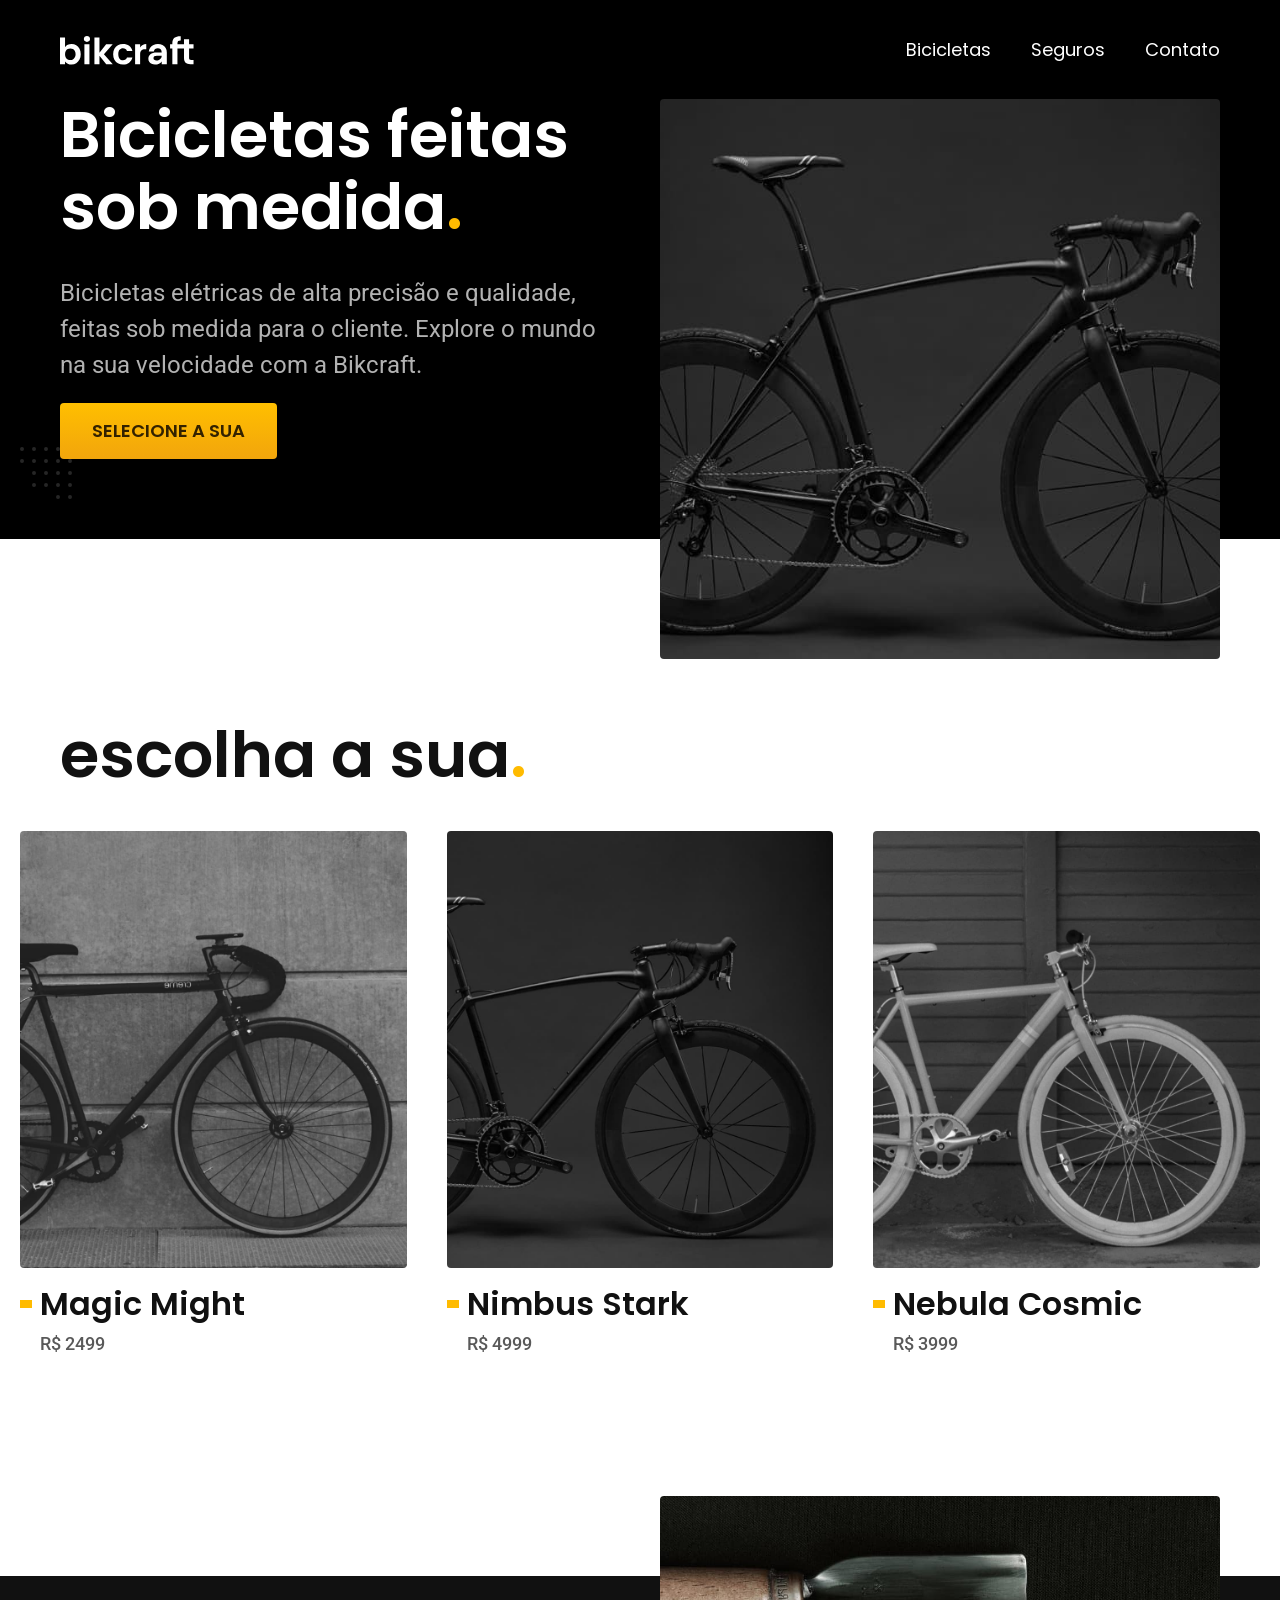
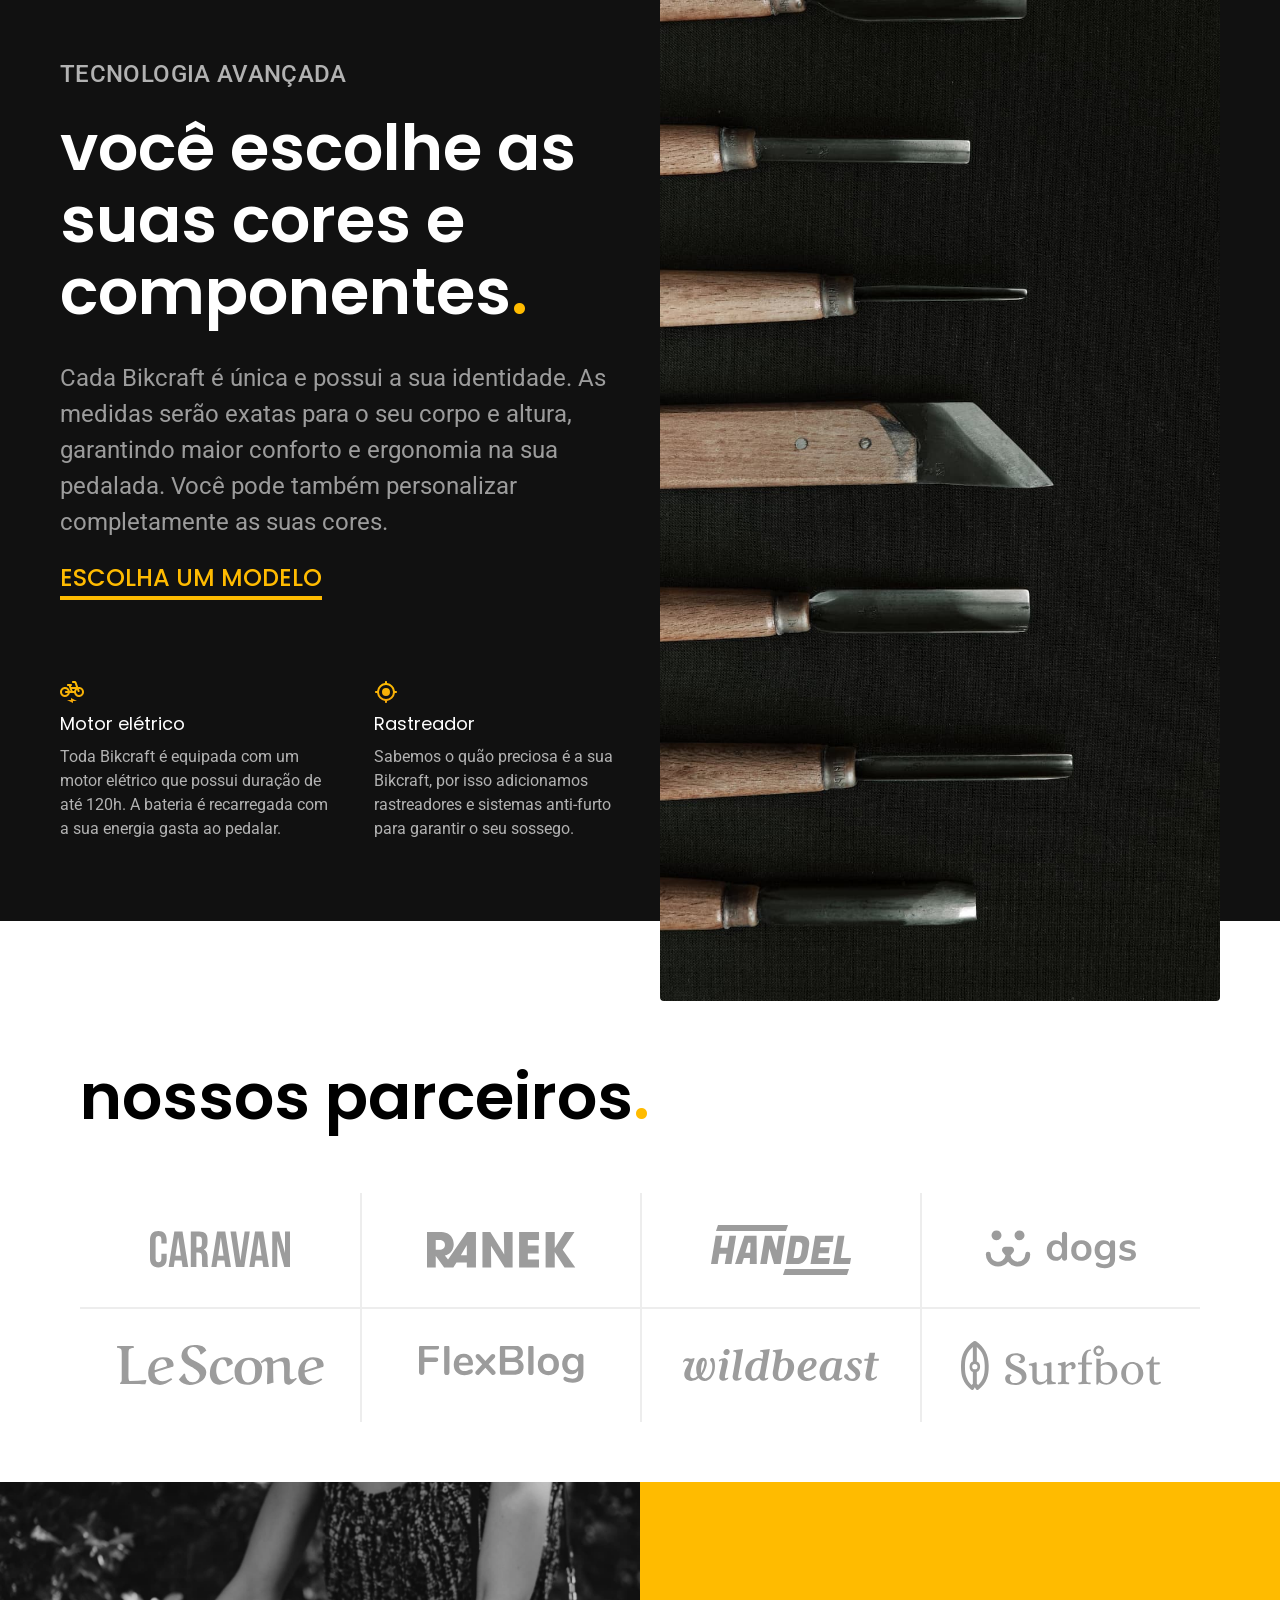
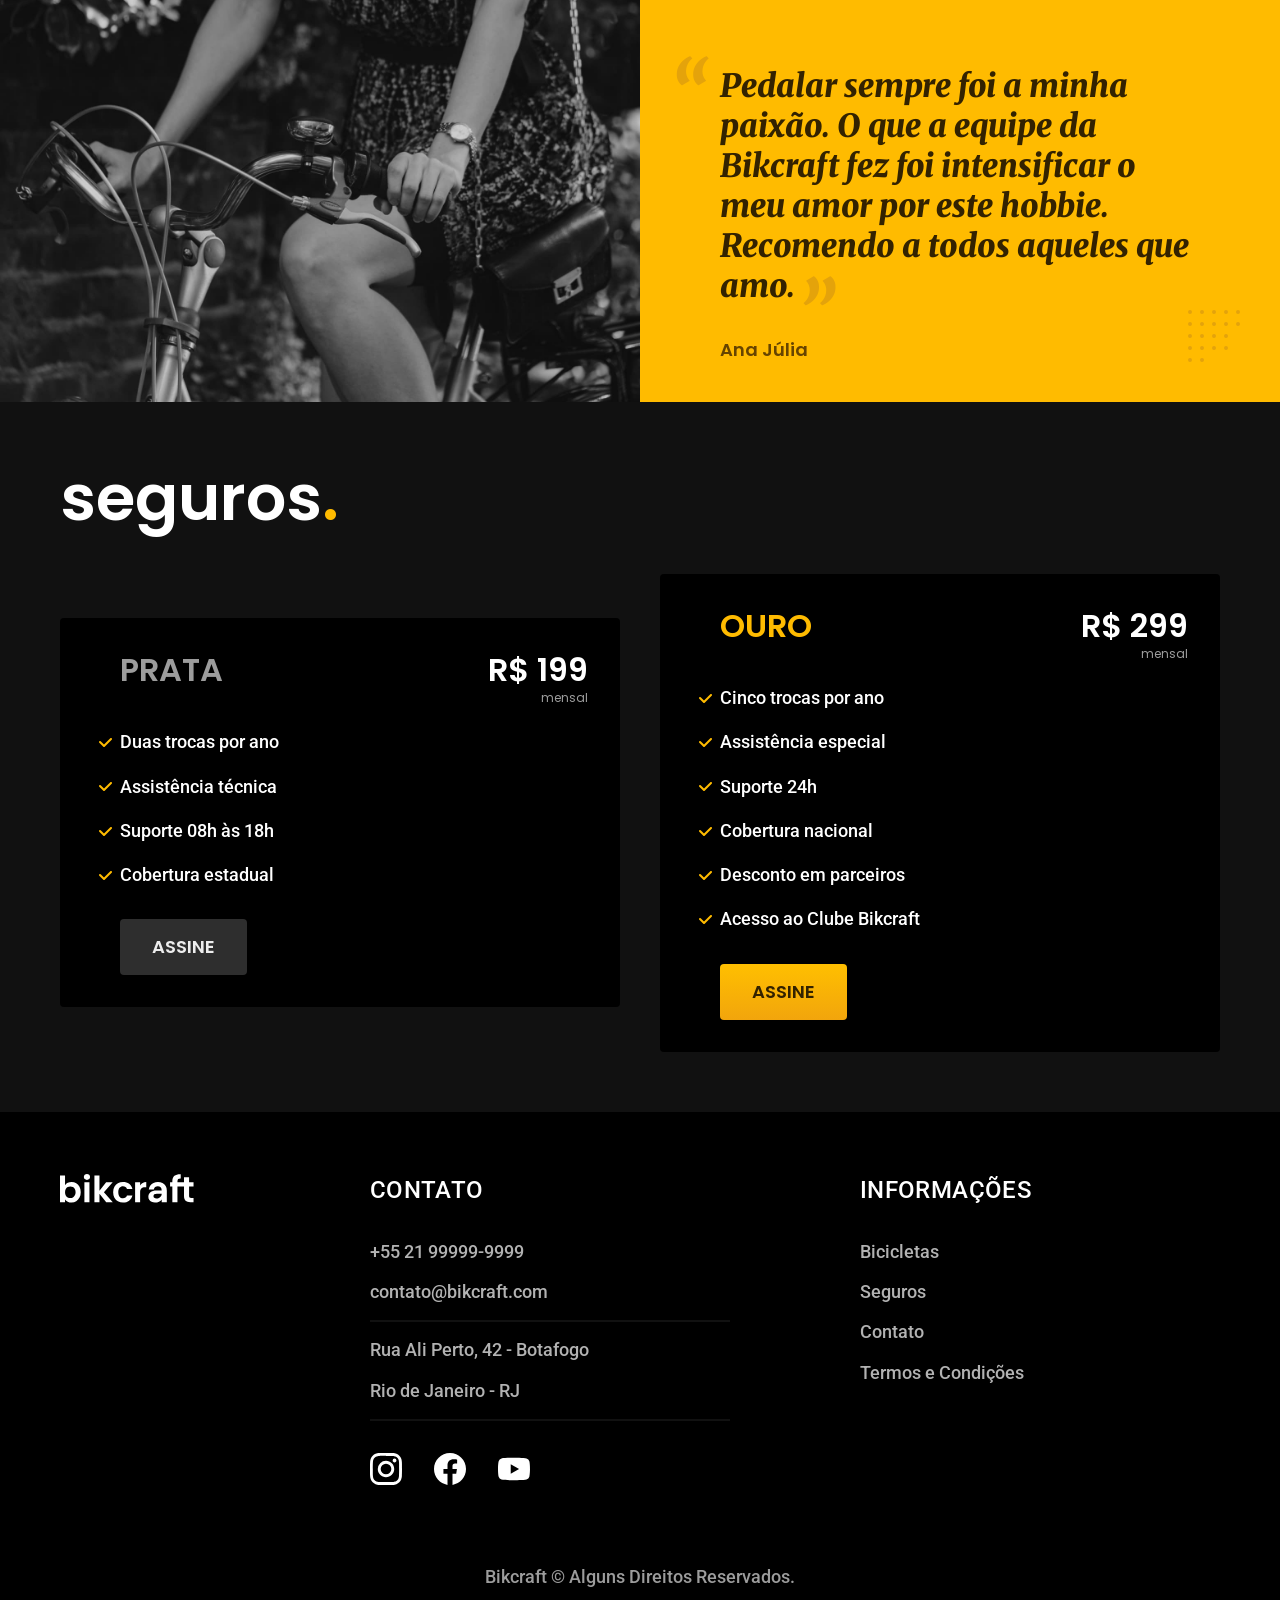
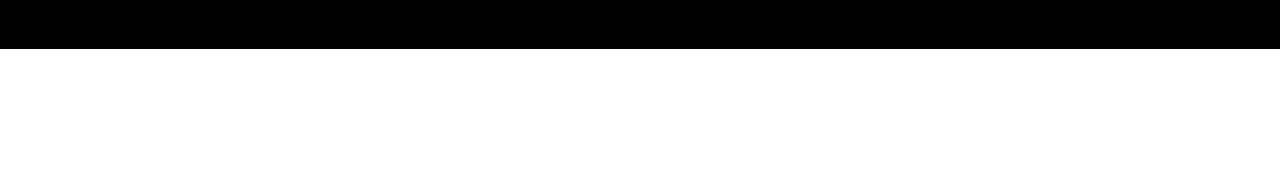
<file: index.html>
<!DOCTYPE html>
<html lang="pt-br">

<head>
  <meta charset="UTF-8">
  <meta name="viewport" content="width=device-width, initial-scale=1.0">
  <title>Bikcraft</title>
  <meta name="description" content="Bicicletas elétricas de alta precisão e qualidade, feitas sob medida para o cliente. Explore o mundo na sua velocidade com a Bikcraft.">
  <link rel="preload" href="./css/style.css" as="style">
  <link rel="stylesheet" href="./css/style.css">
  <link rel="preconnect" href="https://fonts.googleapis.com">
  <link rel="preconnect" href="https://fonts.gstatic.com" crossorigin>
  <link href="https://fonts.googleapis.com/css2?family=Merriweather:ital,opsz,wght@1,18..144,900&family=Poppins&family=Roboto&display=swap" rel="stylesheet">
</head>

<body>
  <header class="header-bg">
    <div class="header">
      <a href="./index.html">
        <img src="./img/bikcraft.svg" width="136" height="32" alt="Bikcraft">
      </a>
      <nav aria-label="primary">
        <ul class="header-menu">
          <li><a href="./bicicletas.html">Bicicletas</a></li>
          <li><a href="./seguros.html">Seguros</a></li>
          <li><a href="./contato.html">Contato</a></li>
        </ul>
      </nav>
    </div>
  </header>
  <main class="introduction-bg">
    <div class="introduction">
      <div class="introduction-content">
        <h1 class="font-1-xxl">Bicicletas feitas sob medida<span class="color-p1">.</span></h1>
        <p class="font-2-l color-5">Bicicletas elétricas de alta precisão e qualidade, feitas sob medida para o cliente. Explore o mundo na sua velocidade com a Bikcraft.</p>
        <a class="button" href="./bicicletas.html">Selecione a sua</a>
      </div>
      <picture class="introduction-image">
        <source media="(max-width: 800px)" srcset="./img/bicicletas/nimbus.jpg">
        <img src="./img/fotos/introducao.jpg" width="1280" height="1600" alt="">
      </picture>
    </div>
  </main>
  <article class="bikes-list">
    <h2 class="font-1-xxl container">escolha a sua<span class="color-p1">.</span></h2>

    <ul>
      <li>
        <a href="./bikes/magic.html">
          <img src="./img/bicicletas/magic-home.jpg" width="920" height="1040" alt="Bicicleta Magic Might">
          <h3 class="font-1-xl">Magic Might</h3>
          <span class="font-2-m color-8">R$ 2499</span>
        </a>
      </li>
      <li>
        <a href="./bikes/nimbus.html">
          <img src="./img/bicicletas/nimbus-home.jpg" width="920" height="1040" alt="Bicicleta Nimbus">
          <h3 class="font-1-xl">Nimbus Stark</h3>
          <span class="font-2-m color-8">R$ 4999</span>
        </a>
      </li>
      <li>
        <a href="./bikes/nebula.html">
          <img src="./img/bicicletas/nebula-home.jpg" width="920" height="1040" alt="Bicicleta Nebula">
          <h3 class="font-1-xl">Nebula Cosmic</h3>
          <span class="font-2-m color-8">R$ 3999</span>
        </a>
      </li>
    </ul>
  </article>
  <article class="technology-bg">
    <div class="technology container">
      <div class="technology-content">
        <span class="font-2-l-b color-5">tecnologia avançada</span>
        <h2 class="font-1-xxl color-0">você escolhe as suas cores e componentes<span class="color-p1">.</span></h2>
        <p class="font-2-l color-6">Cada Bikcraft é única e possui a sua identidade. As medidas serão exatas para o seu corpo e altura, garantindo maior conforto e ergonomia na sua pedalada. Você pode também personalizar completamente as suas cores.</p>
        <a class="link color-p1" href="./bicicletas.html">Escolha um Modelo</a>
        <div class="technology-vantagens">
          <div>
            <img src="./img/icones/eletrica.svg" width="24" height="24" alt="">
            <h3 class="font-1-m color-0">Motor elétrico</h3>
            <p class="font-2-s color-5">Toda Bikcraft é equipada com um motor elétrico que possui duração de até 120h. A bateria é recarregada com a sua energia gasta ao pedalar.</p>
          </div>
          <div>
            <img src="./img/icones/rastreador.svg" width="24" height="24" alt="">
            <h3 class="font-1-m color-0">Rastreador</h3>
            <p class="font-2-s color-5">Sabemos o quão preciosa é a sua Bikcraft, por isso adicionamos rastreadores e sistemas anti-furto para garantir o seu sossego.</p>
          </div>
        </div>
      </div>
      <div class="technology-image">
        <img src="./img/fotos/tecnologia.jpg" width="1200" height="1920" alt="">
      </div>

    </div>

  </article>
  <section class="partners" aria-label="Nossos Parceiros">
    <h2 class="font-1-xxl color-12 container">nossos parceiros<span class="color-p1">.</span></h2>
    <ul>
      <li><img src="./img/parceiros/caravan.svg" width="140" height="38" alt="caravan"></li>
      <li><img src="./img/parceiros/ranek.svg" width="149" height="36" alt="ranek"></li>
      <li><img src="./img/parceiros/handel.svg" width="140" height="50" alt="handel"></li>
      <li><img src="./img/parceiros/dogs.svg" width="152" height="39" alt="dogs"></li>
      <li><img src="./img/parceiros/lescone.svg" width="208" height="41" alt="lescone"></li>
      <li><img src="./img/parceiros/flexblog.svg" width="165" height="38" alt="flexblog"></li>
      <li><img src="./img/parceiros/wildbeast.svg" width="196" height="34" alt="wildbeast"></li>
      <li><img src="./img/parceiros/surfbot.svg" width="200" height="49" alt="surfbot"></li>
    </ul>
  </section>
  <section class="testimony" aria-label="Depoimento">
    <div>
      <img src="./img/fotos/depoimento.jpg" width="1560" height="1360" alt="Pessoa andando de bicicleta da Bikcraft">
    </div>
    <div class="testimony-content">
      <blockquote class="font-1-xl color-p5">
        <p>Pedalar sempre foi a minha paixão. O que a equipe da Bikcraft fez foi intensificar o meu amor por este hobbie. Recomendo a todos aqueles que amo.</p>
      </blockquote>
      <span class="font-1-m-b color-p4">Ana Júlia</span>
    </div>
  </section>
  <article class="insurances-bg">
    <div class="insurances container">
      <h2 class="font-1-xxl color-0">seguros<span class="color-p1">.</span></h2>
      <div class="insurances-item">
        <h3 class="font-1-xl color-6">PRATA</h3>
        <span class="font-1-xl color-0">R$ 199<span class="font-1-xs color-6">mensal</span></span>
        <ul class="font-2-m color-0">
          <li>Duas trocas por ano</li>
          <li>Assistência técnica</li>
          <li>Suporte 08h às 18h</li>
          <li>Cobertura estadual</li>
        </ul>
        <a class="button secondary" href="./orcamento.html">Assine</a>
      </div>
      <div class="insurances-item">
        <h3 class="font-1-xl color-p1">OURO</h3>
        <span class="font-1-xl color-0">R$ 299<span class="font-1-xs color-6">mensal</span></span>
        <ul class="font-2-m color-0">
          <li>Cinco trocas por ano</li>
          <li>Assistência especial</li>
          <li>Suporte 24h</li>
          <li>Cobertura nacional</li>
          <li>Desconto em parceiros</li>
          <li>Acesso ao Clube Bikcraft</li>
        </ul>
        <a class="button" href="./orcamento.html">Assine</a>
      </div>
    </div>
  </article>
  <footer class="footer-bg ">
    <div class="footer container">
      <img src="./img/bikcraft.svg" width="136" height="32" alt="">
      <div class="footer-contact">
        <h3 class="font-2-l-b color-0">Contato</h3>
        <ul class="font-2-m color-5">
          <li><a href="tel:+5521999999999">+55 21 99999-9999</a></li>
          <li><a href="mailto:contato@bikcraft.com">contato@bikcraft.com</a></li>
          <li><a href="">Rua Ali Perto, 42 - Botafogo</a></li>
          <li><a href="">Rio de Janeiro - RJ</a></li>
        </ul>
        <div class="footer-networks">
          <a href="./"><img src="./img/redes/instagram.svg" width="32" height="32" alt=""></a>
          <a href="./"><img src="./img/redes/facebook.svg" width="32" height="32" alt=""></a>
          <a href="./"><img src="./img/redes/youtube.svg" width="32" height="32" alt=""></a>
        </div>
      </div>
      <div class="footer-info">
        <h3 class="font-2-l-b color-0">Informações</h3>
        <nav>
          <ul class="font-2-m color-5">
            <li><a href="./bicicletas.html">Bicicletas</a></li>
            <li><a href="./seguros.html">Seguros</a></li>
            <li><a href="./contato.html">Contato</a></li>
            <li><a href="./termos.html">Termos e Condições</a></li>
          </ul>
        </nav>
      </div>
      <p class="footer-copy font-2-m color-6">Bikcraft © Alguns Direitos Reservados.</p>
    </div>
  </footer>
</body>

</html>
</file>
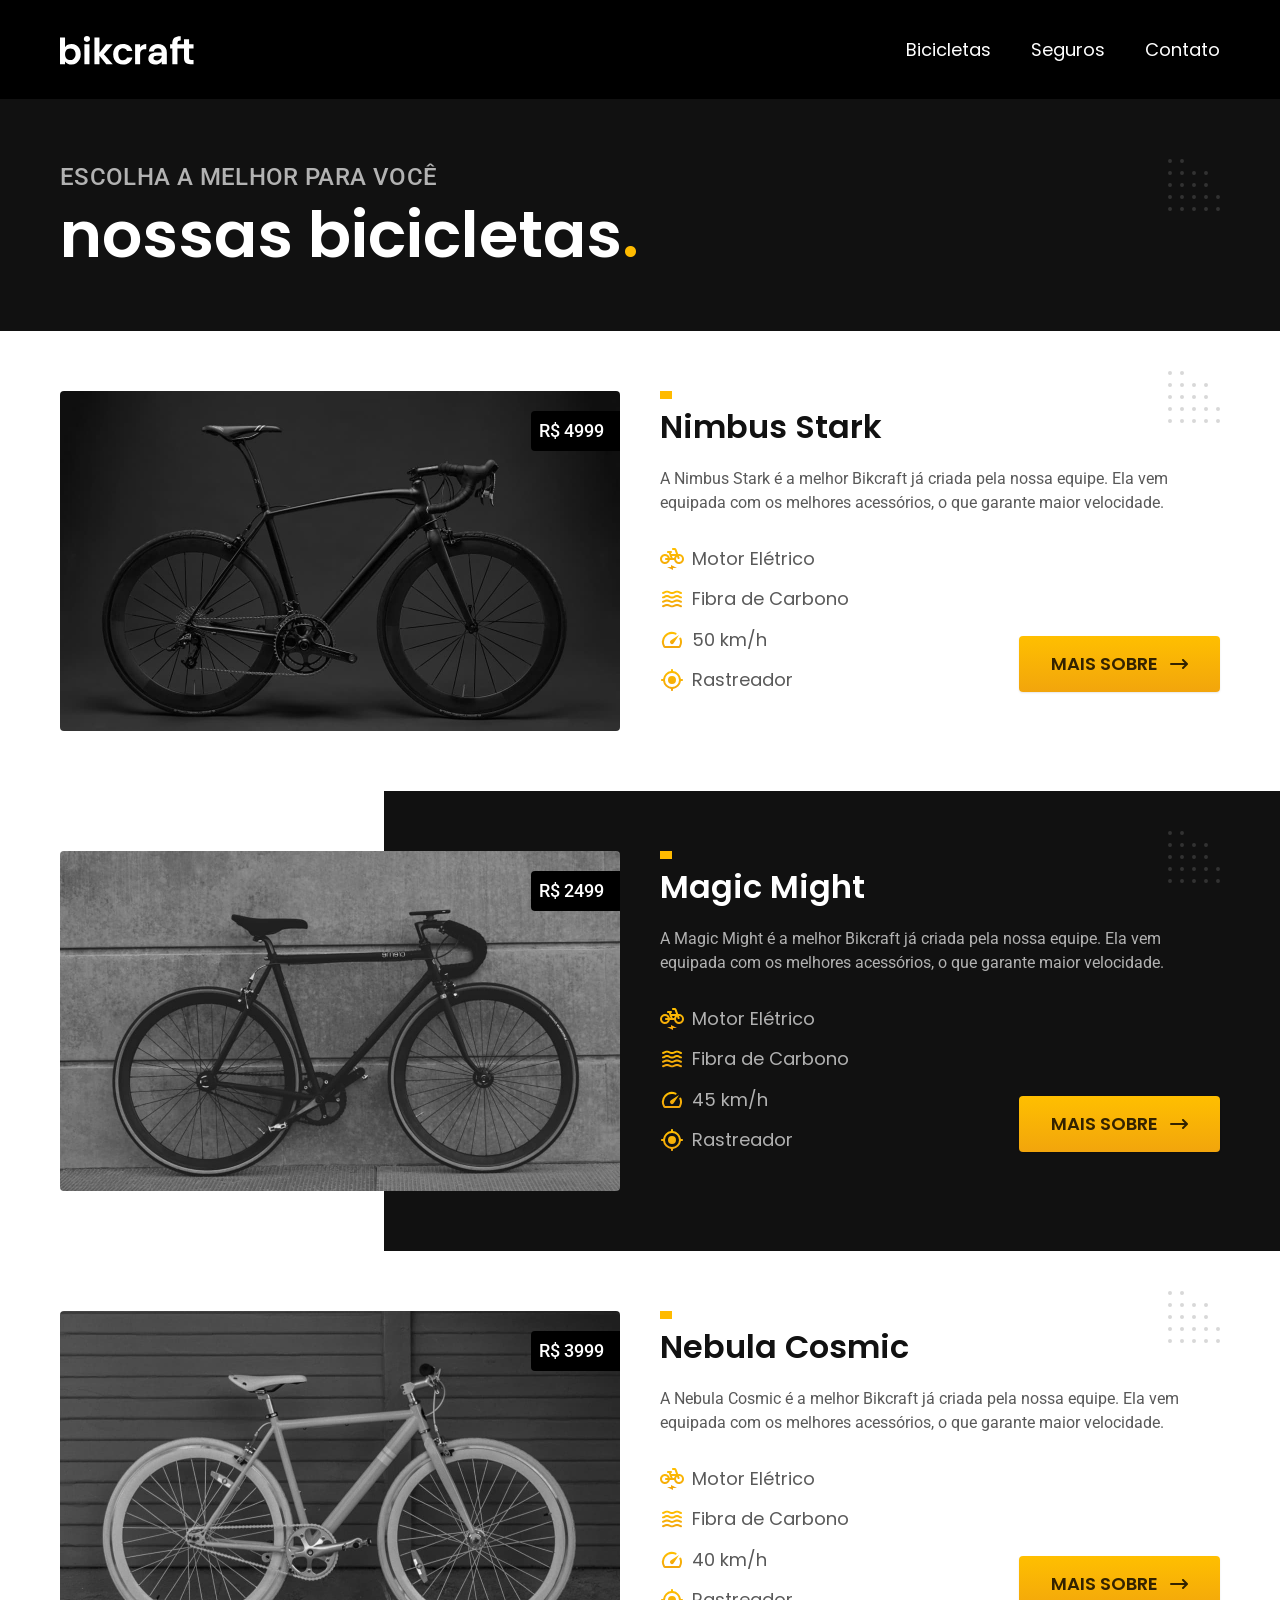
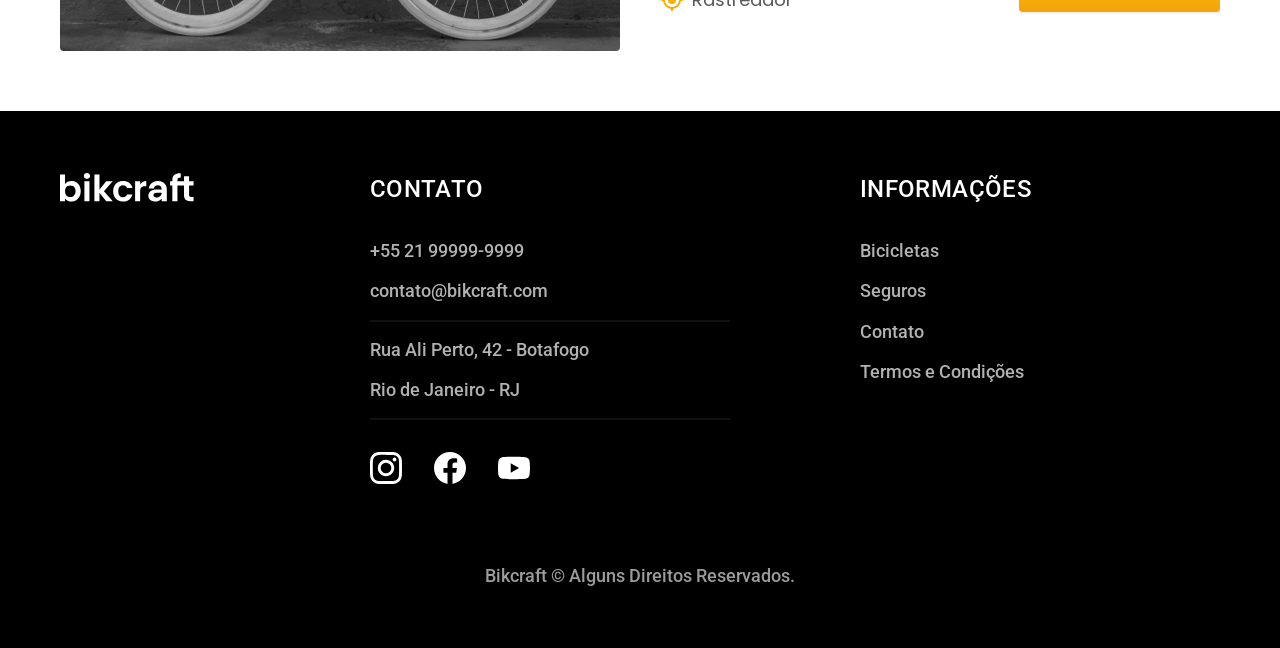
<file: bicicletas.html>
<!DOCTYPE html>
<html lang="pt-br">

<head>
  <meta charset="UTF-8">
  <meta name="viewport" content="width=device-width, initial-scale=1.0">
  <title>Bicicletas | Bikcraft</title>
  <link rel="preload" href="./css/style.css" as="style">
  <link rel="stylesheet" href="./css/style.css">
  <link rel="preconnect" href="https://fonts.googleapis.com">
  <link rel="preconnect" href="https://fonts.gstatic.com" crossorigin>
  <link href="https://fonts.googleapis.com/css2?family=Merriweather:ital,opsz,wght@1,18..144,900&family=Poppins&family=Roboto&display=swap" rel="stylesheet">
</head>

<body id="bicicletas">
  <header class="header-bg">
    <div class="header">
      <a href="./index.html">
        <img src="./img/bikcraft.svg" alt="Bikcraft">
      </a>
      <nav aria-label="primary">
        <ul class="header-menu">
          <li><a href="./bicicletas.html">Bicicletas</a></li>
          <li><a href="./seguros.html">Seguros</a></li>
          <li><a href="./contato.html">Contato</a></li>
        </ul>
      </nav>
    </div>
  </header>
  <main>
    <div class="title-bg">
      <div class="title container">
        <p class="font-2-l-b color-5">escolha a melhor para você</p>
        <h1 class="font-1-xxl color-0">nossas bicicletas<span class="color-p1">.</span></h1>
      </div>
    </div>
    <div class="bikes container">
      <div class="bikes-image">
        <img src="./img/bicicletas/nimbus.jpg" alt="">
        <span class="font-2-m" color-0>R$ 4999</span>
      </div>
      <div class="bikes-content">
        <h2 class="font-1-xl">Nimbus Stark</h2>
        <p class="font-2-s color-8">A Nimbus Stark é a melhor Bikcraft já criada pela nossa equipe. Ela vem equipada com os melhores acessórios, o que garante maior velocidade.</p>
        <ul class="font-1-m color-8">
          <li><img src="./img/icones/eletrica.svg" alt="">Motor Elétrico</li>
          <li><img src="./img/icones/carbono.svg" alt="">Fibra de Carbono</li>
          <li><img src="./img/icones/velocidade.svg" alt="">50 km/h</li>
          <li><img src="./img/icones/rastreador.svg" alt="">Rastreador</li>
        </ul>
        <a class="button arrow" href="./bikes/nimbus.html">Mais sobre</a>
      </div>
    </div>

    <div class="bikes-bg">
      <div class="bikes container">
        <div class="bikes-image">
          <img src="./img/bicicletas/magic.jpg" alt="">
          <span class="font-2-m" color-0>R$ 2499</span>
        </div>
        <div class="bikes-content">
          <h2 class="font-1-xl color-0">Magic Might</h2>
          <p class="font-2-s color-5">A Magic Might é a melhor Bikcraft já criada pela nossa equipe. Ela vem equipada com os melhores acessórios, o que garante maior velocidade.</p>
          <ul class="font-1-m color-5">
            <li><img src="./img/icones/eletrica.svg" alt="">Motor Elétrico</li>
            <li><img src="./img/icones/carbono.svg" alt="">Fibra de Carbono</li>
            <li><img src="./img/icones/velocidade.svg" alt="">45 km/h</li>
            <li><img src="./img/icones/rastreador.svg" alt="">Rastreador</li>
          </ul>
          <a class="button arrow" href="./bicicletas/magic.html">Mais sobre</a>
        </div>
      </div>
    </div>

    <div class="bikes container">
      <div class="bikes-image">
        <img src="./img/bicicletas/nebula.jpg" alt="">
        <span class="font-2-m" color-0>R$ 3999</span>
      </div>
      <div class="bikes-content">
        <h2 class="font-1-xl">Nebula Cosmic</h2>
        <p class="font-2-s color-8">A Nebula Cosmic é a melhor Bikcraft já criada pela nossa equipe. Ela vem equipada com os melhores acessórios, o que garante maior velocidade.</p>
        <ul class="font-1-m color-8">
          <li><img src="./img/icones/eletrica.svg" alt="">Motor Elétrico</li>
          <li><img src="./img/icones/carbono.svg" alt="">Fibra de Carbono</li>
          <li><img src="./img/icones/velocidade.svg" alt="">40 km/h</li>
          <li><img src="./img/icones/rastreador.svg" alt="">Rastreador</li>
        </ul>
        <a class="button arrow" href="./bicicletas/nebula.html">Mais sobre</a>
      </div>
    </div>

  </main>
  <footer class="footer-bg ">
    <div class="footer container">
      <img src="./img/bikcraft.svg" alt="">
      <div class="footer-contact">
        <h3 class="font-2-l-b color-0">Contato</h3>
        <ul class="font-2-m color-5">
          <li><a href="tel:+5521999999999">+55 21 99999-9999</a></li>
          <li><a href="mailto:contato@bikcraft.com">contato@bikcraft.com</a></li>
          <li><a href="">Rua Ali Perto, 42 - Botafogo</a></li>
          <li><a href="">Rio de Janeiro - RJ</a></li>
        </ul>
        <div class="footer-networks">
          <a href="./"><img src="./img/redes/instagram.svg" alt=""></a>
          <a href="./"><img src="./img/redes/facebook.svg" alt=""></a>
          <a href="./"><img src="./img/redes/youtube.svg" alt=""></a>
        </div>
      </div>
      <div class="footer-info">
        <h3 class="font-2-l-b color-0">Informações</h3>
        <nav>
          <ul class="font-2-m color-5">
            <li><a href="./bicicletas.html">Bicicletas</a></li>
            <li><a href="./seguros.html">Seguros</a></li>
            <li><a href="./contato.html">Contato</a></li>
            <li><a href="./termos.html">Termos e Condições</a></li>
          </ul>
        </nav>
      </div>
      <p class="footer-copy font-2-m color-6">Bikcraft © Alguns Direitos Reservados.</p>
    </div>
  </footer>
</body>

</html>
</file>
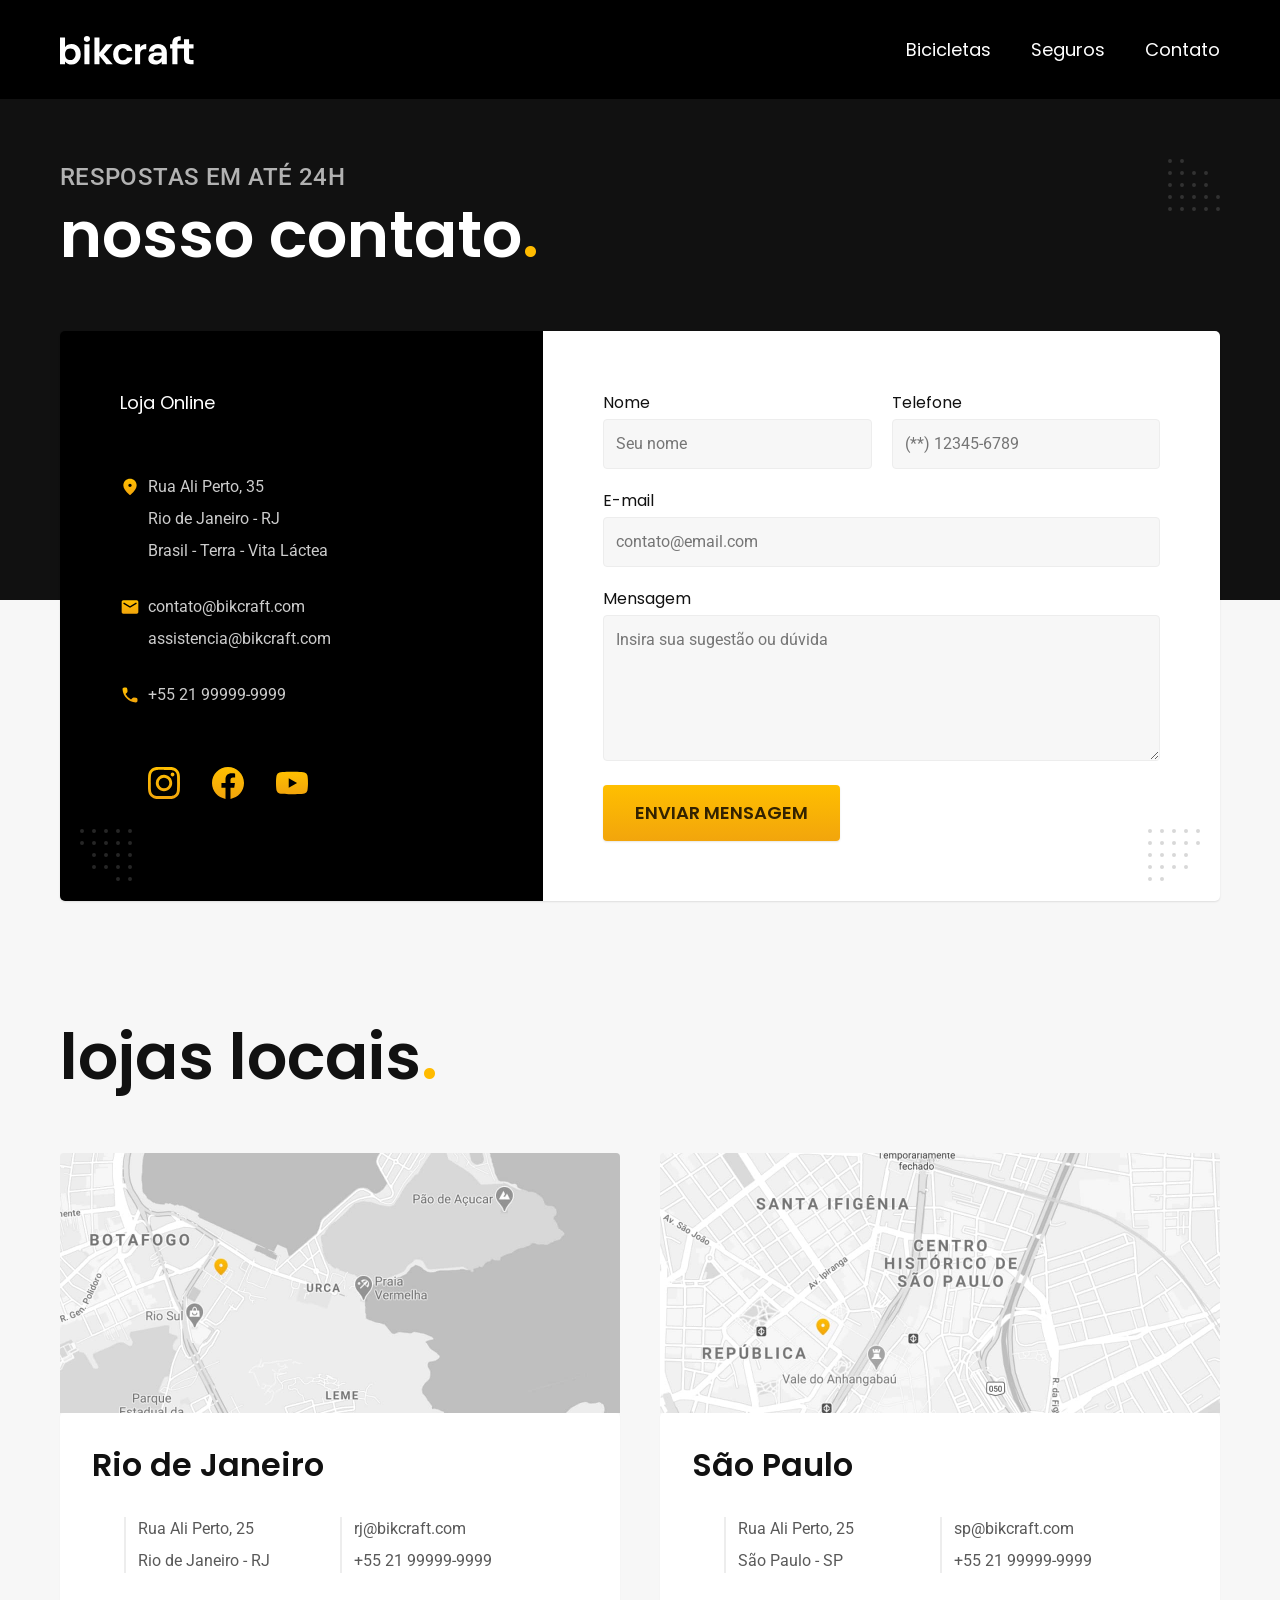
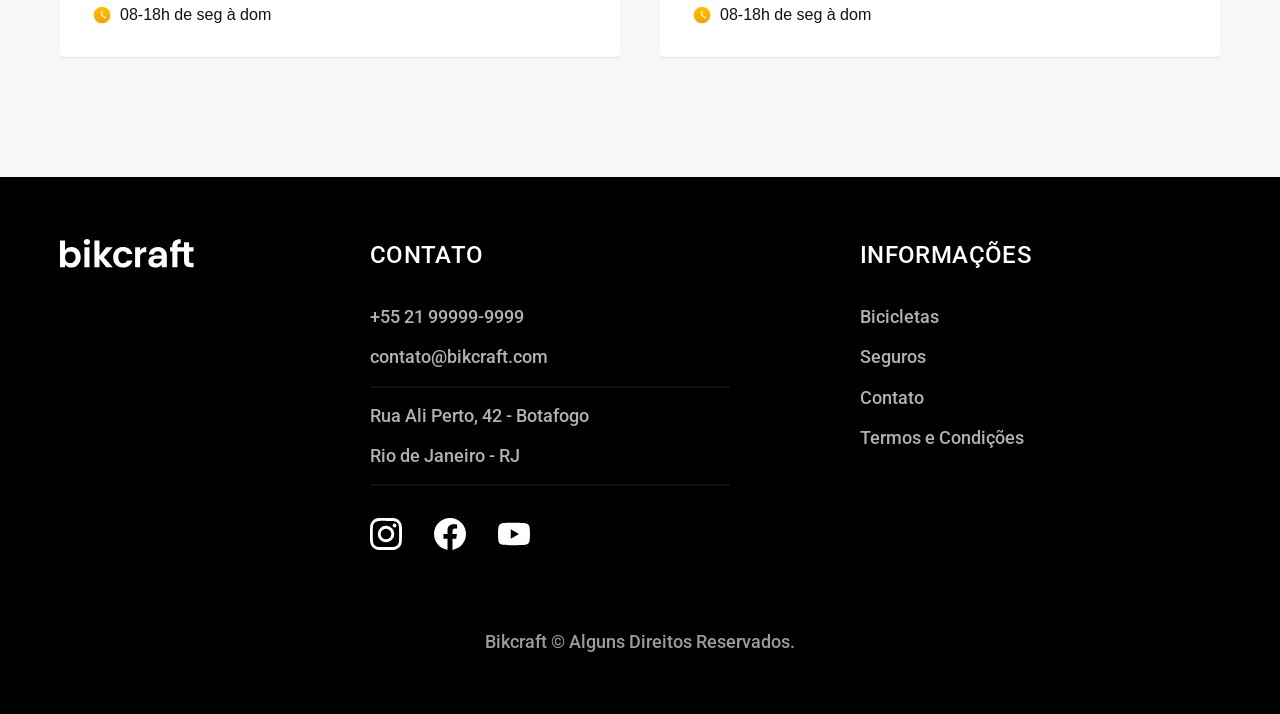
<file: contato.html>
<!DOCTYPE html>
<html lang="pt-br">

<head>
  <meta charset="UTF-8">
  <meta name="viewport" content="width=device-width, initial-scale=1.0">
  <title>Bicicletas | Bikcraft</title>
  <link rel="preload" href="./css/style.css" as="style">
  <link rel="stylesheet" href="./css/style.css">
  <link rel="preconnect" href="https://fonts.googleapis.com">
  <link rel="preconnect" href="https://fonts.gstatic.com" crossorigin>
  <link href="https://fonts.googleapis.com/css2?family=Merriweather:ital,opsz,wght@1,18..144,900&family=Poppins&family=Roboto&display=swap" rel="stylesheet">
</head>

<body id="contact">
  <header class="header-bg">
    <div class="header">
      <a href="./index.html">
        <img src="./img/bikcraft.svg" alt="Bikcraft">
      </a>
      <nav aria-label="primary">
        <ul class="header-menu">
          <li><a href="./bicicletas.html">Bicicletas</a></li>
          <li><a href="./seguros.html">Seguros</a></li>
          <li><a href="./contato.html">Contato</a></li>
        </ul>
      </nav>
    </div>
  </header>
  <main>
    <div class="title-bg">
      <div class="title container">
        <p class="font-2-l-b color-5">Respostas em até 24H</p>
        <h1 class="font-1-xxl color-0">nosso contato<span class="color-p1">.</span></h1>
      </div>
    </div>

    <div class="contact container">
      <section class="contact-data" aria-label="Endereço">
        <h2 class="font-1-m color-0">Loja Online</h2>
        <div class="contact-address font-2-s color-4">
          <p>Rua Ali Perto, 35</p>
          <p>Rio de Janeiro - RJ</p>
          <p>Brasil - Terra - Vita Láctea</p>
        </div>
        <address class="contact-meios font-2-s color-4">
          <a href="mailto:contato@bikcraft.com">contato@bikcraft.com</a>
          <a href="mailto:assistencia@bikcraft.com">assistencia@bikcraft.com</a>
          <a href="tel:+5521999999999">+55 21 99999-9999</a>
        </address>
        <div class="contact-networks">
          <a href="./"><img src="./img/redes/instagram-p.svg" alt=""></a>
          <a href="./"><img src="./img/redes/facebook-p.svg" alt=""></a>
          <a href="./"><img src="./img/redes/youtube-p.svg" alt=""></a>
        </div>
      </section>
      <section class="contact-form" aria-label="Formulario">
        <form class="form" action="./contato.html">
          <div>
            <label for="nome">Nome</label>
            <input type="text" id="name" name="nome" placeholder="Seu nome">
          </div>
          <div>
            <label for="phone">Telefone</label>
            <input type="text" id="phone" name="phone" placeholder="(**) 12345-6789">
          </div>
          <div class="col-2">
            <label for="email">E-mail</label>
            <input type="email" id="email" name="email" placeholder="contato@email.com">
          </div>
          <div class="col-2">
            <label for="mensage">Mensagem</label>
            <textarea rows="5" id="mensage" name="mensage" placeholder="Insira sua sugestão ou dúvida"></textarea>
          </div>
          <button class="col-2 button">Enviar Mensagem</button>
        </form>
      </section>
    </div>
  </main>

  <article class="stores container">
    <h2 class="font-1-xxl">lojas locais<span class="color-p1">.</span></h2>
    <div>
      <img src="./img/lojas/rj.jpg" alt="Mapa marcando endereço em Rua Ali Perto, 25 - Rio de Janeiro - RJ">
      <div class="stores-item">
        <h3 class="font-1-xl">Rio de Janeiro</h3>
        <div class="stores-content">
          <div class="stores-data font-2-s color-8">
            <p>Rua Ali Perto, 25</p>
            <p>Rio de Janeiro - RJ</p>
          </div>
          <div class="stores-data font-2-s color-8">
            <a href="mailto:rj@bikcraft.com">rj@bikcraft.com</a>
            <a href="tel:+5521999999999">+55 21 99999-9999</a>
          </div>
        </div>
        <p class="stores-time"><img src="./img/icones/horario.svg" alt="">08-18h de seg à dom</p>
      </div>
    </div>
    <div>
      <img src="./img/lojas/sp.jpg" alt="Mapa marcando endereço em Rua Ali Perto, 25 - Rio de Janeiro - RJ">
      <div class="stores-item">
        <h3 class="font-1-xl">São Paulo</h3>
        <div class="stores-content">
          <div class="stores-data font-2-s color-8">
            <p>Rua Ali Perto, 25</p>
            <p>São Paulo - SP</p>
          </div>
          <div class="stores-data font-2-s color-8">
            <a href="mailto:rj@bikcraft.com">sp@bikcraft.com</a>
            <a href="tel:+5521999999999">+55 21 99999-9999</a>
          </div>
        </div>
        <p class="stores-time"><img src="./img/icones/horario.svg" alt="">08-18h de seg à dom</p>
      </div>
    </div>
  </article>

  <footer class="footer-bg ">
    <div class="footer container">
      <img src="./img/bikcraft.svg" alt="">
      <div class="footer-contact">
        <h3 class="font-2-l-b color-0">Contato</h3>
        <ul class="font-2-m color-5">
          <li><a href="tel:+5521999999999">+55 21 99999-9999</a></li>
          <li><a href="mailto:contato@bikcraft.com">contato@bikcraft.com</a></li>
          <li><a href="">Rua Ali Perto, 42 - Botafogo</a></li>
          <li><a href="">Rio de Janeiro - RJ</a></li>
        </ul>
        <div class="footer-networks">
          <a href="./"><img src="./img/redes/instagram.svg" alt=""></a>
          <a href="./"><img src="./img/redes/facebook.svg" alt=""></a>
          <a href="./"><img src="./img/redes/youtube.svg" alt=""></a>
        </div>
      </div>
      <div class="footer-info">
        <h3 class="font-2-l-b color-0">Informações</h3>
        <nav>
          <ul class="font-2-m color-5">
            <li><a href="./bicicletas.html">Bicicletas</a></li>
            <li><a href="./seguros.html">Seguros</a></li>
            <li><a href="./contato.html">Contato</a></li>
            <li><a href="./termos.html">Termos e Condições</a></li>
          </ul>
        </nav>
      </div>
      <p class="footer-copy font-2-m color-6">Bikcraft © Alguns Direitos Reservados.</p>
    </div>
  </footer>
</body>

</html>
</file>
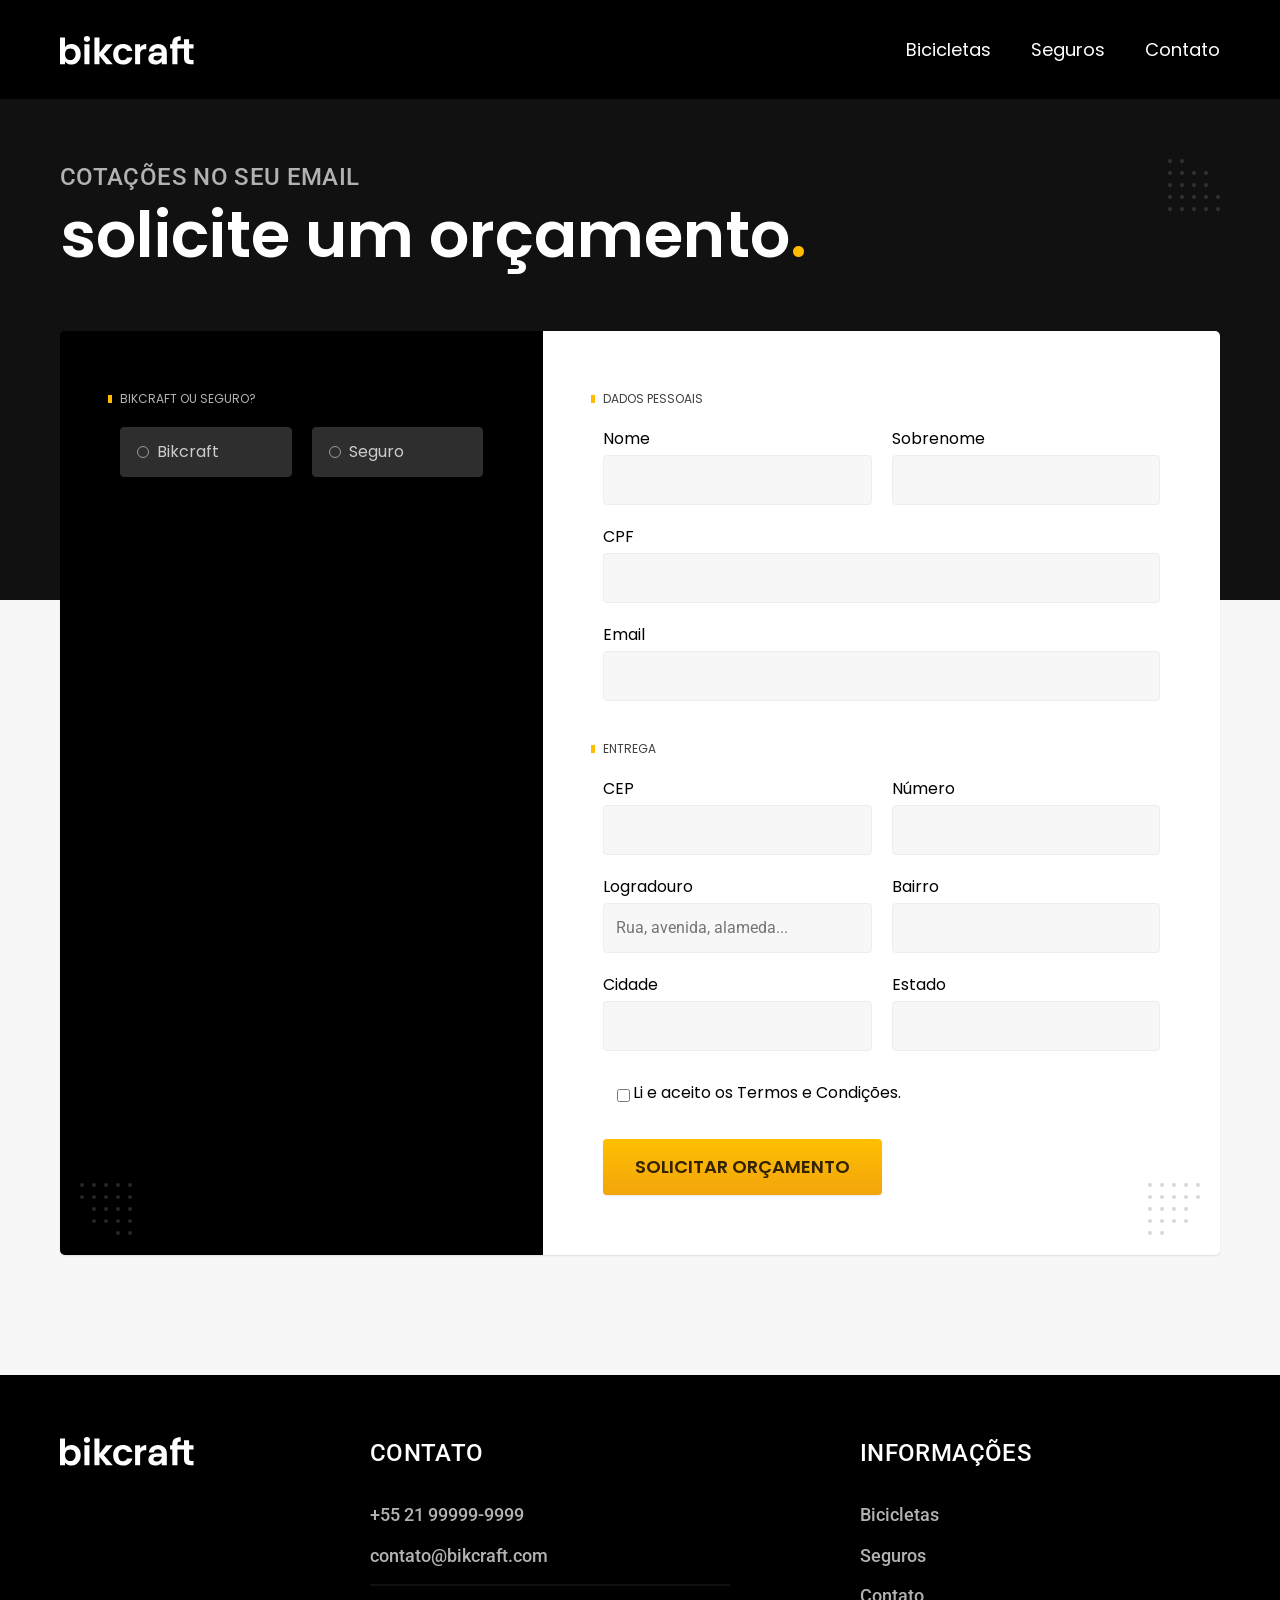
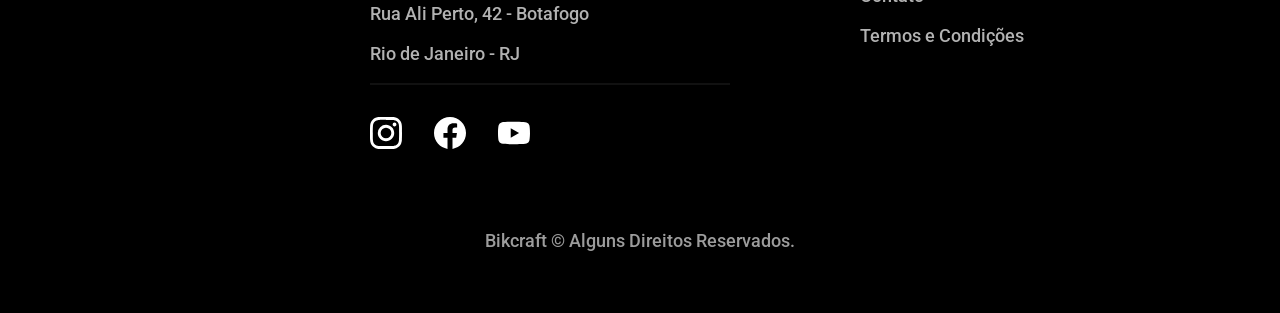
<file: orcamento.html>
<!DOCTYPE html>
<html lang="pt-br">

<head>
  <meta charset="UTF-8">
  <meta name="viewport" content="width=device-width, initial-scale=1.0">

  <title>Orçamento | Bikcraft</title>
  <meta name="description" content="Termos e condições.">
  <link rel="preload" href="./css/style.css" as="style">
  <link rel="stylesheet" href="./css/style.css">
  <link rel="preconnect" href="https://fonts.googleapis.com">
  <link rel="preconnect" href="https://fonts.gstatic.com" crossorigin>
  <link href="https://fonts.googleapis.com/css2?family=Merriweather:ital,opsz,wght@1,18..144,900&family=Poppins&family=Roboto&display=swap" rel="stylesheet">
  <link rel="preload" href="./css/style.css" as="style">
</head>

<body id="budget">
  <header class="header-bg">
    <div class="header">
      <a href="./index.html">
        <img src="./img/bikcraft.svg" alt="Bikcraft">
      </a>
      <nav aria-label="primary">
        <ul class="header-menu">
          <li><a href="./bicicletas.html">Bicicletas</a></li>
          <li><a href="./seguros.html">Seguros</a></li>
          <li><a href="./contato.html">Contato</a></li>
        </ul>
      </nav>
    </div>
  </header>

  <main>
    <div class="title-bg">
      <div class="title container">
        <p class="font-2-l-b color-5">Cotações no seu email</p>
        <h1 class="font-1-xxl color-0">solicite um orçamento<span class="color-p1">.</span></h1>
      </div>
    </div>

    <form class="budget container" action="./orcamento.html">
      <div class="budget-product">
        <h2 class="font-1-xs color-5">Bikcraft ou Seguro?</h2>
        <input type="radio" name="type" value="bikcraft" id="bikcraft">
        <label class="color-0" for="">Bikcraft</label>
        <input type="radio" name="type" value="seguro" id="seguro">
        <label class="color-0" for="">Seguro</label>

        <div class="budget-content" id="budget-bikcraft">
          <h2 class="font-1-xs color-5">Escolha a sua</h2>

          <input type="radio" name="product" value="nimbus" id="nimbus">
          <label for="nimbus">Nimbus Stark <span>R$ 4999</span></label>
          <div class="budget-details">
            <ul class="font-1-xs color-8">
              <li><img src="./img/icones/eletrica.svg" alt=""> Motor Elétrico</li>
              <li><img src="./img/icones/carbono.svg" alt=""> Fibra de Carbono</li>
              <li><img src="./img/icones/velocidade.svg" alt=""> 50 km/h</li>
              <li><img src="./img/icones/rastreador.svg" alt=""> Rastreador</li>
            </ul>
            <img src="./img/bicicletas/nimbus.jpg" alt="Bicicleta Nimbus">
          </div>

          <input type="radio" name="product" value="magic" id="magic">
          <label for="nimbus">Magic Might <span>R$ 2499</span></label>
          <div class="budget-details">
            <ul class="font-1-xs color-8">
              <li><img src="./img/icones/eletrica.svg" alt=""> Motor Elétrico</li>
              <li><img src="./img/icones/carbono.svg" alt=""> Fibra de Carbono</li>
              <li><img src="./img/icones/velocidade.svg" alt=""> 45 km/h</li>
              <li><img src="./img/icones/rastreador.svg" alt=""> Rastreador</li>
            </ul>
            <img src="./img/bicicletas/magic.jpg" alt="Bicicleta Magic">
          </div>

          <input type="radio" name="product" value="nebula" id="nebula">
          <label for="nimbus">Nebula Cosmic <span>R$ 3999</span></label>
          <div class="budget-details">
            <ul class="font-1-xs color-8">
              <li><img src="./img/icones/eletrica.svg" alt=""> Motor Elétrico</li>
              <li><img src="./img/icones/carbono.svg" alt=""> Fibra de Carbono</li>
              <li><img src="./img/icones/velocidade.svg" alt=""> 40 km/h</li>
              <li><img src="./img/icones/rastreador.svg" alt=""> Rastreador</li>
            </ul>
            <img src="./img/bicicletas/nebula.jpg" alt="Bicicleta Nebula">
          </div>
        </div>

        <div class="budget-content" id="budget-seguro">
          <h2 class="font-1-xs color-5">Escolha o plano</h2>

          <input type="radio" name="seguro" value="ouro" id="golden">
          <label for="nimbus">Ouro <span>R$ 299</span></label>

          <input type="radio" name="seguro" value="prata" id="silver">
          <label for="nimbus">Prata <span>R$ 199</span></label>
        </div>

      </div>
      <div class="budget-data form">
        <h2 class="font-1-xs color-9 col-2">dados pessoais</h2>
        <div>
          <label class="color-0" for="">Nome</label>
          <input type="text" name="nome" id="name">
        </div>
        <div>
          <label class="color-0" for="">Sobrenome</label>
          <input type="text" name="sobrenome" id="lastname">
        </div>
        <div class="col-2">
          <label class="color-0" for="">CPF</label>
          <input type="text" name="cpf" id="cpf">
        </div>
        <div class="col-2">
          <label class="color-0" for="">Email</label>
          <input type="email" name="email" id="email">
        </div>
        <h2 class="font-1-xs color-9 col-2">entrega</h2>
        <div>
          <label class="color-0" for="">CEP</label>
          <input type="text" name="cep" id="cep">
        </div>
        <div>
          <label class="color-0" for="">Número</label>
          <input type="text" name="number" id="number">
        </div>
        <div>
          <label class="color-0" for="">Logradouro</label>
          <input type="text" name="address" id="address" placeholder="Rua, avenida, alameda...">
        </div>
        <div>
          <label class="color-0" for="">Bairro</label>
          <input type="text" name="bairro" id="bairro">
        </div>
        <div>
          <label class="color-0" for="">Cidade</label>
          <input type="text" name="city" id="city">
        </div>
        <div>
          <label class="color-0" for="">Estado</label>
          <input type="text" name="state" id="state">
        </div>
        <div class="checkbox col-2">
          <input type="checkbox" name="terms" value="Aceito" id="terms">
          <label for="terms">Li e aceito os <a href="./termos.html">Termos e Condições</a>.</label>
        </div>
        <button class="button col-2">Solicitar orçamento</button>
      </div>
      <div></div>
    </form>

  </main>

  <footer class="footer-bg ">
    <div class="footer container">
      <img src="./img/bikcraft.svg" alt="">
      <div class="footer-contact">
        <h3 class="font-2-l-b color-0">Contato</h3>
        <ul class="font-2-m color-5">
          <li><a href="tel:+5521999999999">+55 21 99999-9999</a></li>
          <li><a href="mailto:contato@bikcraft.com">contato@bikcraft.com</a></li>
          <li><a href="">Rua Ali Perto, 42 - Botafogo</a></li>
          <li><a href="">Rio de Janeiro - RJ</a></li>
        </ul>
        <div class="footer-networks">
          <a href="./"><img src="./img/redes/instagram.svg" alt=""></a>
          <a href="./"><img src="./img/redes/facebook.svg" alt=""></a>
          <a href="./"><img src="./img/redes/youtube.svg" alt=""></a>
        </div>
      </div>
      <div class="footer-info">
        <h3 class="font-2-l-b color-0">Informações</h3>
        <nav>
          <ul class="font-2-m color-5">
            <li><a href="./bicicletas.html">Bicicletas</a></li>
            <li><a href="./seguros.html">Seguros</a></li>
            <li><a href="./contato.html">Contato</a></li>
            <li><a href="./termos.html">Termos e Condições</a></li>
          </ul>
        </nav>
      </div>
      <p class="footer-copy font-2-m color-6">Bikcraft © Alguns Direitos Reservados.</p>
    </div>
  </footer>
</body>

</html>
</file>
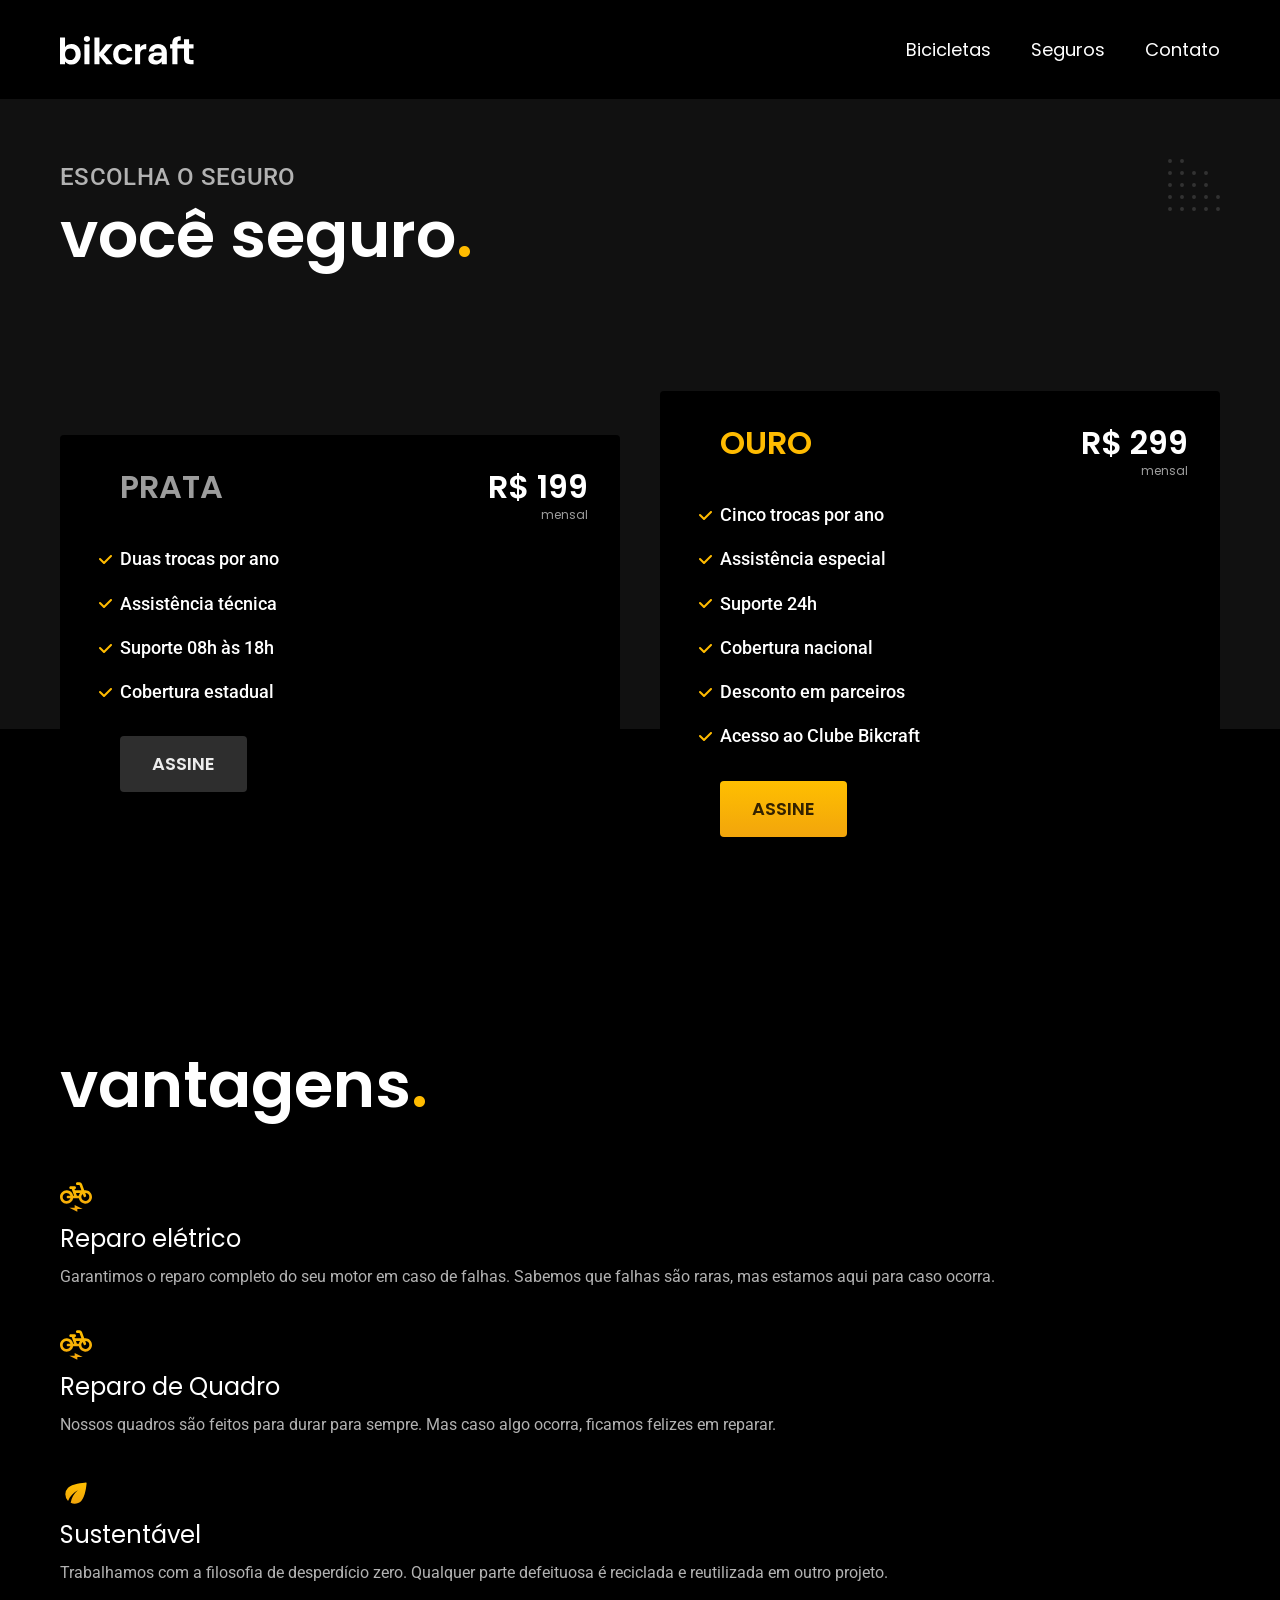
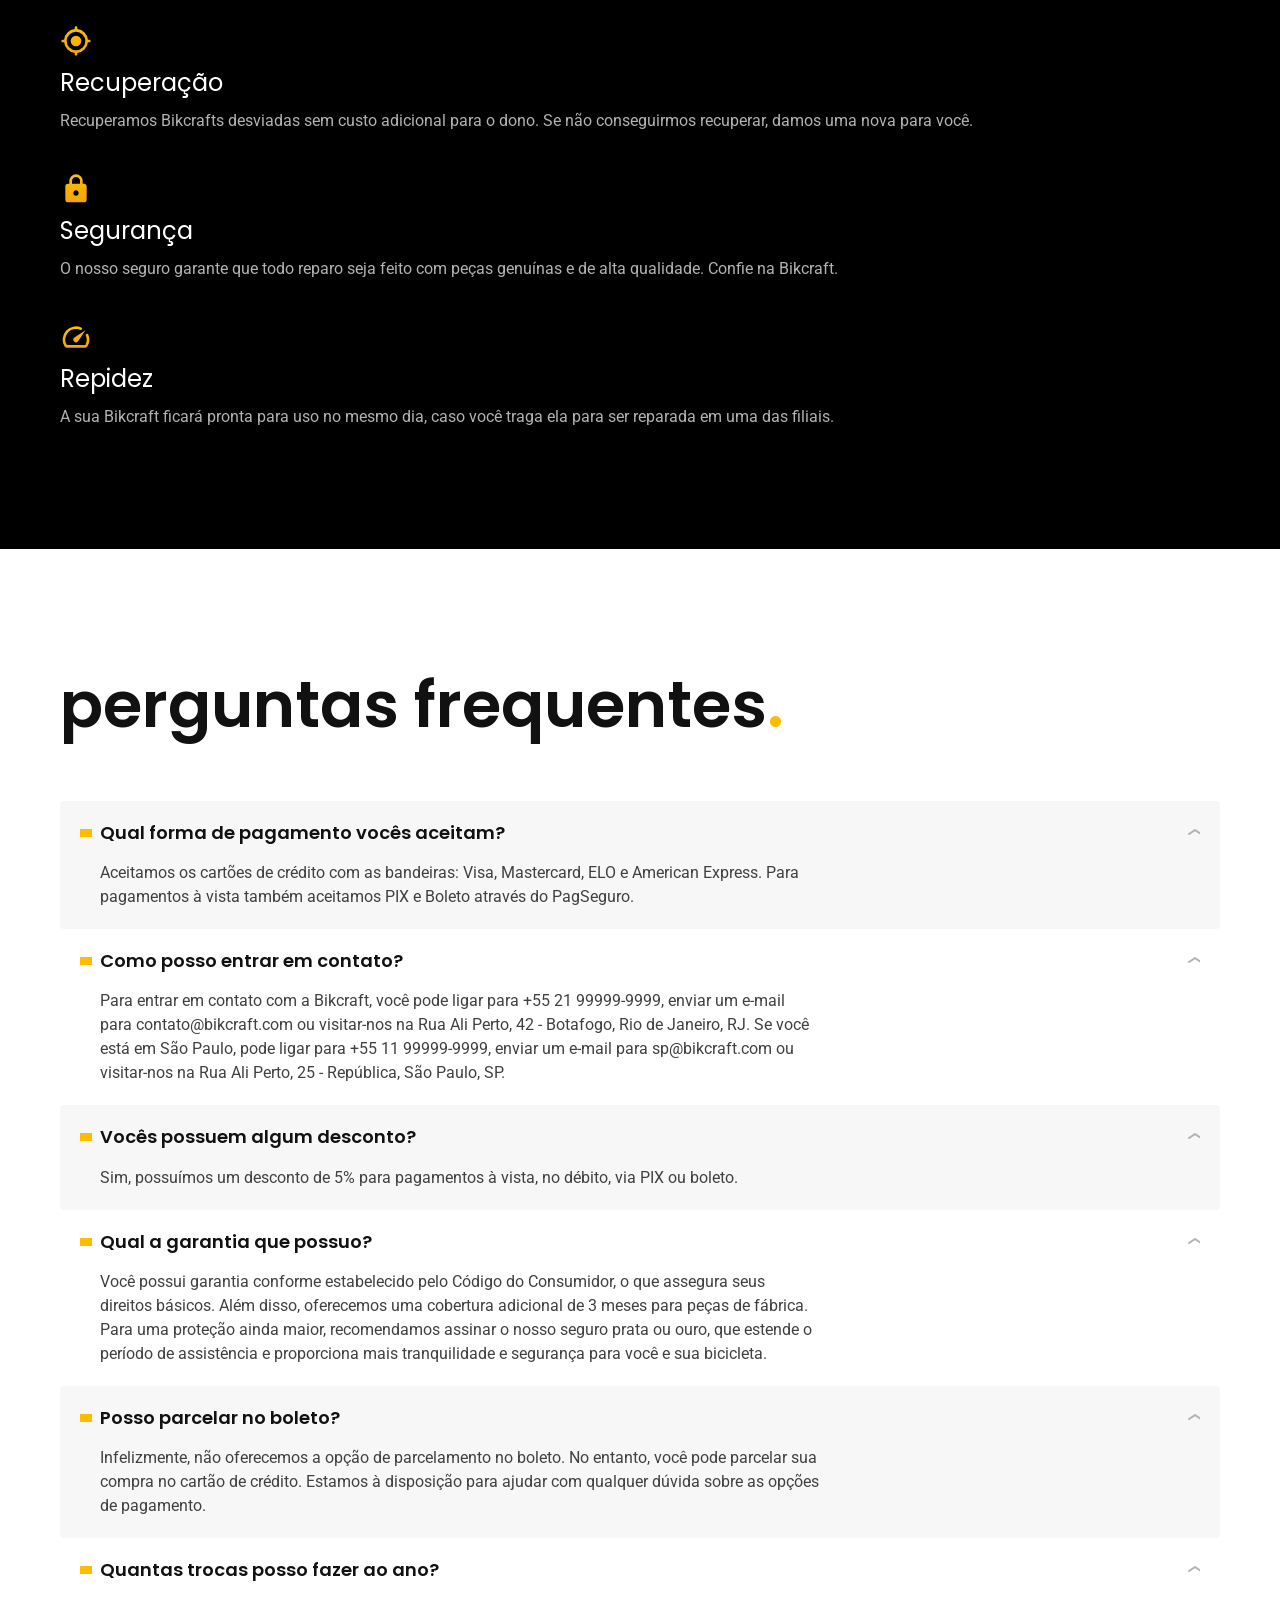
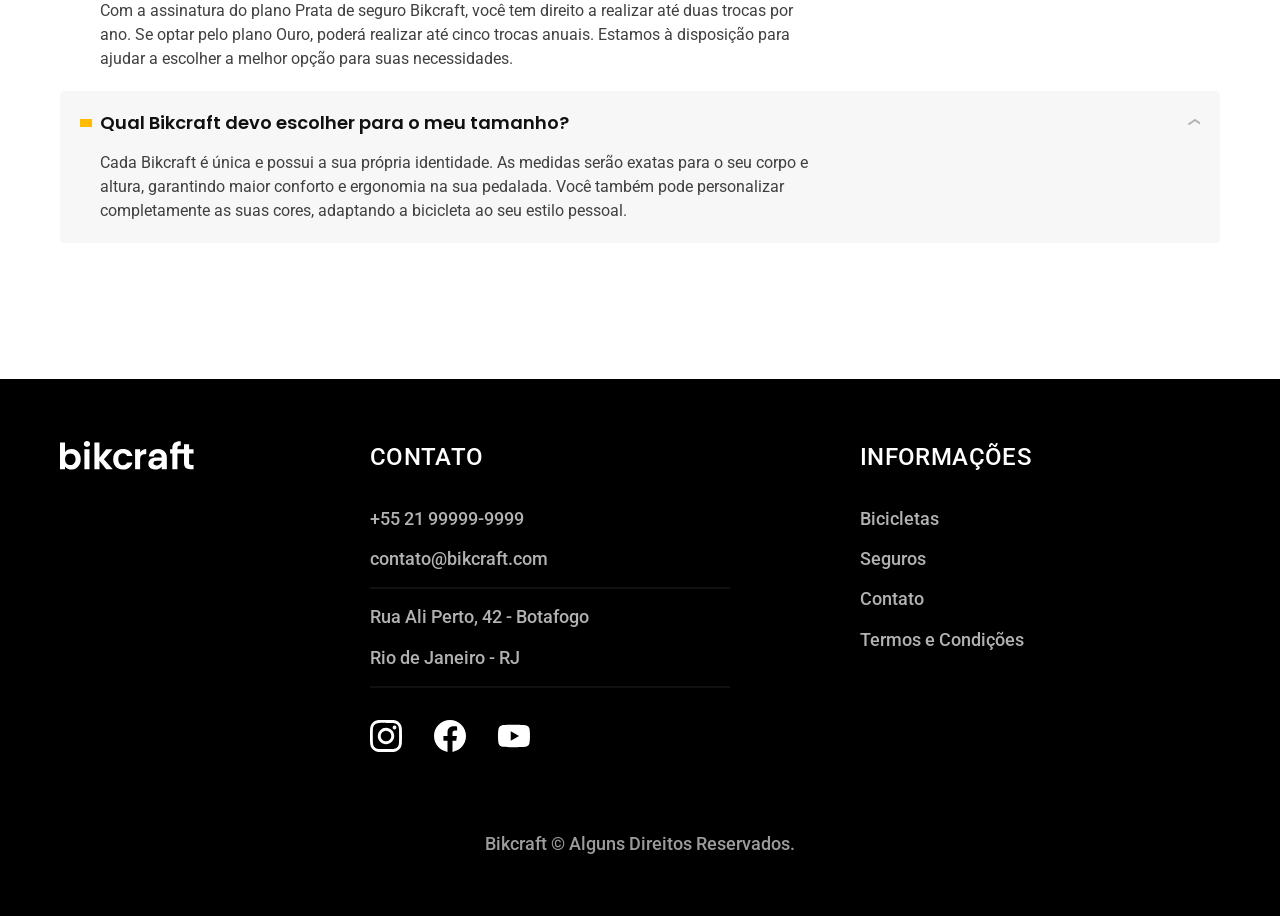
<file: seguros.html>
<!DOCTYPE html>
<html lang="UTF-8">

<head>
  <meta charset="UTF-8">
  <meta name="viewport" content="width=device-width, initial-scale=1.0">
  <title>Seguros | Bikcraft</title>
  <link rel="preload" href="/css/style.css" as="style">
  <link rel="stylesheet" href="css/style.css">
  <link rel="preconnect" href="https://fonts.googleapis.com">
  <link rel="preconnect" href="https://fonts.gstatic.com" crossorigin>
  <link href="https://fonts.googleapis.com/css2?family=Merriweather:ital,opsz,wght@1,18..144,900&family=Poppins&family=Roboto&display=swap" rel="stylesheet">
</head>

<body id="insurance">
  <header class="header-bg">
    <div class="header">
      <a href="./index.html">
        <img src="./img/bikcraft.svg" alt="Bikcraft">
      </a>
      <nav aria-label="primary">
        <ul class="header-menu">
          <li><a href="./bicicletas.html">Bicicletas</a></li>
          <li><a href="./seguros.html">Seguros</a></li>
          <li><a href="./contato.html">Contato</a></li>
        </ul>
      </nav>
    </div>
  </header>
  <main class="insurance-bg">
    <div class="title-bg">
      <div class="title container">
        <p class="font-2-l-b color-5">escolha o seguro</p>
        <h1 class="font-1-xxl color-0">você seguro<span class="color-p1">.</span></h1>
      </div>
    </div>
    <div class="insurances container">
      <div class="insurances-item">
        <h3 class="font-1-xl color-6">PRATA</h3>
        <span class="font-1-xl color-0">R$ 199<span class="font-1-xs color-6">mensal</span></span>
        <ul class="font-2-m color-0">
          <li>Duas trocas por ano</li>
          <li>Assistência técnica</li>
          <li>Suporte 08h às 18h</li>
          <li>Cobertura estadual</li>
        </ul>
        <a class="button secondary" href="./orcamento.html">Assine</a>
      </div>
      <div class="insurances-item">
        <h3 class="font-1-xl color-p1">OURO</h3>
        <span class="font-1-xl color-0">R$ 299<span class="font-1-xs color-6">mensal</span></span>
        <ul class="font-2-m color-0">
          <li>Cinco trocas por ano</li>
          <li>Assistência especial</li>
          <li>Suporte 24h</li>
          <li>Cobertura nacional</li>
          <li>Desconto em parceiros</li>
          <li>Acesso ao Clube Bikcraft</li>
        </ul>
        <a class="button" href="./orcamento.html">Assine</a>
      </div>
    </div>
  </main>
  <article class="advantagens-bg">
    <div class="advantagens container">
      <h2 class="font-1-xxl color-0">vantagens<span class="color-p1">.</span></h2>
      <ul>
        <li>
          <img src="./img/icones/eletrica.svg" alt="">
          <h3 class="font-1-l color-0">Reparo elétrico</h3>
          <p class="font-2-s color-5">Garantimos o reparo completo do seu motor em caso de falhas. Sabemos que falhas são raras, mas estamos aqui para caso ocorra.</p>
        </li>
        <li>
          <img src="./img/icones/eletrica.svg" alt="">
          <h3 class="font-1-l color-0">Reparo de Quadro</h3>
          <p class="font-2-s color-5">Nossos quadros são feitos para durar para sempre. Mas caso algo ocorra, ficamos felizes em reparar.</p>
        </li>
        <li>
          <img src="./img/icones/sustentavel.svg" alt="">
          <h3 class="font-1-l color-0">Sustentável</h3>
          <p class="font-2-s color-5">Trabalhamos com a filosofia de desperdício zero. Qualquer parte defeituosa é reciclada e reutilizada em outro projeto.</p>
        </li>
        <li>
          <img src="./img/icones/rastreador.svg" alt="">
          <h3 class="font-1-l color-0">Recuperação</h3>
          <p class="font-2-s color-5">Recuperamos Bikcrafts desviadas sem custo adicional para o dono. Se não conseguirmos recuperar, damos uma nova para você.</p>
        </li>
        <li>
          <img src="./img/icones/seguro.svg" alt="">
          <h3 class="font-1-l color-0">Segurança</h3>
          <p class="font-2-s color-5">O nosso seguro garante que todo reparo seja feito com peças genuínas e de alta qualidade. Confie na Bikcraft.</p>
        </li>
        <li>
          <img src="./img/icones/velocidade.svg" alt="">
          <h3 class="font-1-l color-0">Repidez</h3>
          <p class="font-2-s color-5">A sua Bikcraft ficará pronta para uso no mesmo dia, caso você traga ela para ser reparada em uma das filiais.</p>
        </li>
      </ul>
    </div>
  </article>

  <article class="questions container">
    <h2 class="font-1-xxl">perguntas frequentes<span class="color-p1">.</span></h2>
    <dl>
      <div>
        <dt class="font-1-m-b">Qual forma de pagamento vocês aceitam?</dt>
        <dd class="font-2-s color-9">Aceitamos os cartões de crédito com as bandeiras: Visa, Mastercard, ELO e American Express. Para pagamentos à vista também aceitamos PIX e Boleto através do PagSeguro.</dd>
      </div>
      <div>
        <dt class="font-1-m-b">Como posso entrar em contato?</dt>
        <dd class="font-2-s color-9">Para entrar em contato com a Bikcraft, você pode ligar para +55 21 99999-9999, enviar um e-mail para contato@bikcraft.com ou visitar-nos na Rua Ali Perto, 42 - Botafogo, Rio de Janeiro, RJ. Se você está em São Paulo, pode ligar para +55 11 99999-9999, enviar um e-mail para sp@bikcraft.com ou visitar-nos na Rua Ali Perto, 25 - República, São Paulo, SP.</dd>
      </div>
      <div>
        <dt class="font-1-m-b">Vocês possuem algum desconto?</dt>
        <dd class="font-2-s color-9">Sim, possuímos um desconto de 5% para pagamentos à vista, no débito, via PIX ou boleto.</dd>
      </div>
      <div>
        <dt class="font-1-m-b">Qual a garantia que possuo?</dt>
        <dd class="font-2-s color-9">Você possui garantia conforme estabelecido pelo Código do Consumidor, o que assegura seus direitos básicos. Além disso, oferecemos uma cobertura adicional de 3 meses para peças de fábrica. Para uma proteção ainda maior, recomendamos assinar o nosso seguro prata ou ouro, que estende o período de assistência e proporciona mais tranquilidade e segurança para você e sua bicicleta.</dd>
      </div>
      <div>
        <dt class="font-1-m-b">Posso parcelar no boleto?</dt>
        <dd class="font-2-s color-9">Infelizmente, não oferecemos a opção de parcelamento no boleto. No entanto, você pode parcelar sua compra no cartão de crédito. Estamos à disposição para ajudar com qualquer dúvida sobre as opções de pagamento.</dd>
      </div>
      <div>
        <dt class="font-1-m-b">Quantas trocas posso fazer ao ano?</dt>
        <dd class="font-2-s color-9">Com a assinatura do plano Prata de seguro Bikcraft, você tem direito a realizar até duas trocas por ano. Se optar pelo plano Ouro, poderá realizar até cinco trocas anuais. Estamos à disposição para ajudar a escolher a melhor opção para suas necessidades.</dd>
      </div>
      <div>
        <dt class="font-1-m-b">Qual Bikcraft devo escolher para o meu tamanho?</dt>
        <dd class="font-2-s color-9">Cada Bikcraft é única e possui a sua própria identidade. As medidas serão exatas para o seu corpo e altura, garantindo maior conforto e ergonomia na sua pedalada. Você também pode personalizar completamente as suas cores, adaptando a bicicleta ao seu estilo pessoal.</dd>
      </div>
    </dl>
  </article>

  <footer class="footer-bg ">
    <div class="footer container">
      <img src="./img/bikcraft.svg" alt="">
      <div class="footer-contact">
        <h3 class="font-2-l-b color-0">Contato</h3>
        <ul class="font-2-m color-5">
          <li><a href="tel:+5521999999999">+55 21 99999-9999</a></li>
          <li><a href="mailto:contato@bikcraft.com">contato@bikcraft.com</a></li>
          <li><a href="">Rua Ali Perto, 42 - Botafogo</a></li>
          <li><a href="">Rio de Janeiro - RJ</a></li>
        </ul>
        <div class="footer-networks">
          <a href="./"><img src="./img/redes/instagram.svg" alt=""></a>
          <a href="./"><img src="./img/redes/facebook.svg" alt=""></a>
          <a href="./"><img src="./img/redes/youtube.svg" alt=""></a>
        </div>
      </div>
      <div class="footer-info">
        <h3 class="font-2-l-b color-0">Informações</h3>
        <nav>
          <ul class="font-2-m color-5">
            <li><a href="./bicicletas.html">Bicicletas</a></li>
            <li><a href="./seguros.html">Seguros</a></li>
            <li><a href="./contato.html">Contato</a></li>
            <li><a href="./termos.html">Termos e Condições</a></li>
          </ul>
        </nav>
      </div>
      <p class="footer-copy font-2-m color-6">Bikcraft © Alguns Direitos Reservados.</p>
    </div>
  </footer>
</body>

</html>
</file>
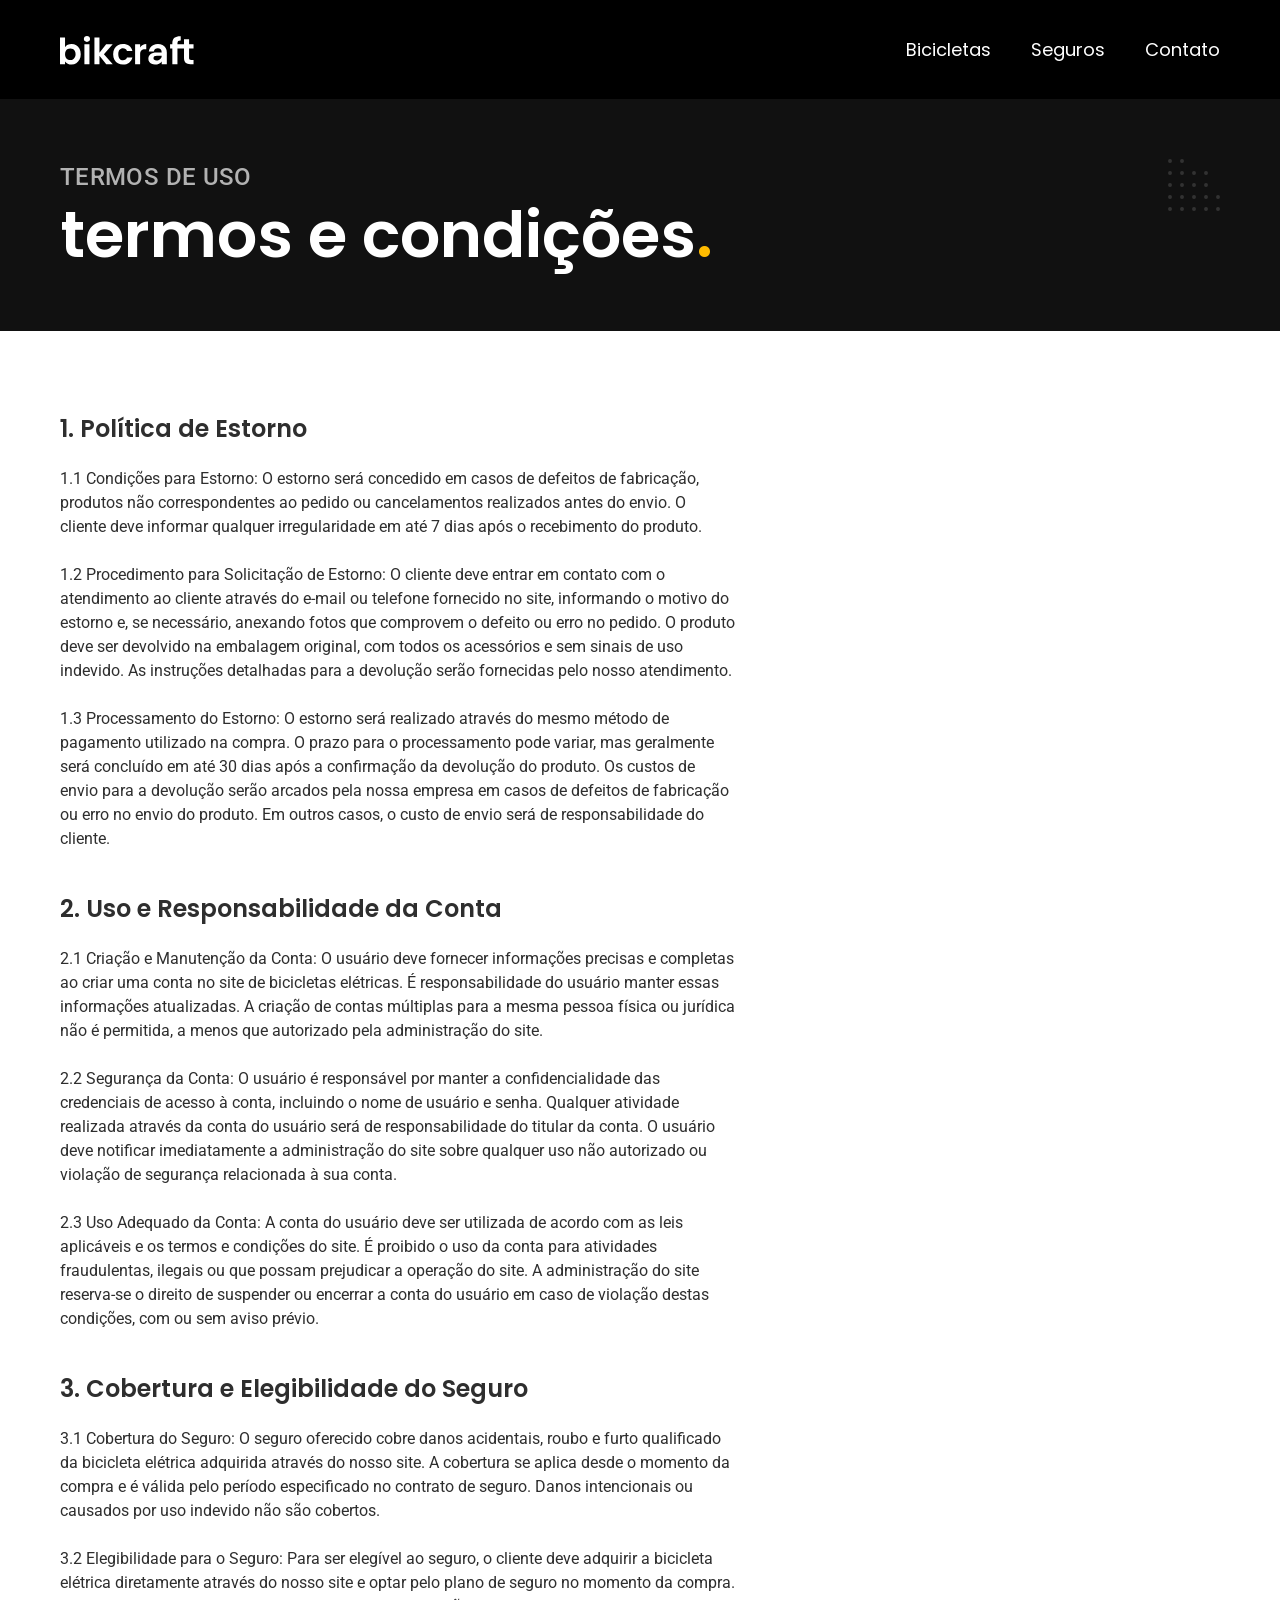
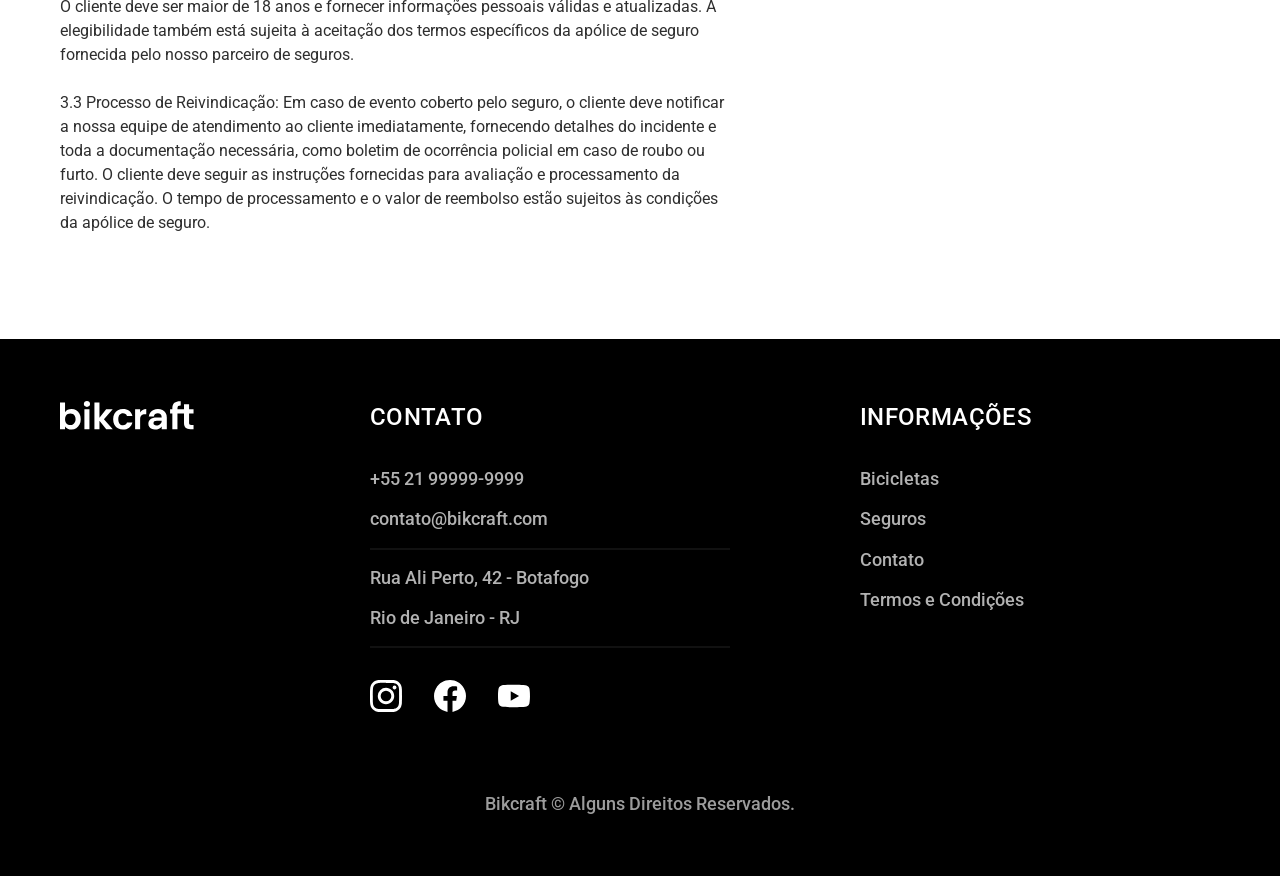
<file: termos.html>
<!DOCTYPE html>
<html lang="pt-br">

<head>
  <meta charset="UTF-8">
  <meta name="viewport" content="width=device-width, initial-scale=1.0">

  <title>Termos e Condições | Bikcraft</title>
  <meta name="description" content="Termos e condições.">
  <link rel="preload" href="./css/style.css" as="style">
  <link rel="stylesheet" href="./css/style.css">
  <link rel="preconnect" href="https://fonts.googleapis.com">
  <link rel="preconnect" href="https://fonts.gstatic.com" crossorigin>
  <link href="https://fonts.googleapis.com/css2?family=Merriweather:ital,opsz,wght@1,18..144,900&family=Poppins&family=Roboto&display=swap" rel="stylesheet">
  <link rel="preload" href="./css/style.css" as="style">
</head>

<body id="termos">
  <header class="header-bg">
    <div class="header">
      <a href="./index.html">
        <img src="./img/bikcraft.svg" alt="Bikcraft">
      </a>
      <nav aria-label="primary">
        <ul class="header-menu">
          <li><a href="./bicicletas.html">Bicicletas</a></li>
          <li><a href="./seguros.html">Seguros</a></li>
          <li><a href="./contato.html">Contato</a></li>
        </ul>
      </nav>
    </div>
  </header>

  <main>
    <div class="title-bg">
      <div class="title container">
        <p class="font-2-l-b color-5">Termos de uso</p>
        <h1 class="font-1-xxl color-0">termos e condições<span class="color-p1">.</span></h1>
      </div>
    </div>

    <div class="terms font-2-s color-10 container">
      <h2 class="font-1-l cor-11">1. Política de Estorno</h2>
      <p>1.1 Condições para Estorno: O estorno será concedido em casos de defeitos de fabricação, produtos não correspondentes ao pedido ou cancelamentos realizados antes do envio. O cliente deve informar qualquer irregularidade em até 7 dias após o recebimento do produto.</p>
      <p>1.2 Procedimento para Solicitação de Estorno: O cliente deve entrar em contato com o atendimento ao cliente através do e-mail ou telefone fornecido no site, informando o motivo do estorno e, se necessário, anexando fotos que comprovem o defeito ou erro no pedido. O produto deve ser devolvido na embalagem original, com todos os acessórios e sem sinais de uso indevido. As instruções detalhadas para a devolução serão fornecidas pelo nosso atendimento.</p>
      <p>1.3 Processamento do Estorno: O estorno será realizado através do mesmo método de pagamento utilizado na compra. O prazo para o processamento pode variar, mas geralmente será concluído em até 30 dias após a confirmação da devolução do produto. Os custos de envio para a devolução serão arcados pela nossa empresa em casos de defeitos de fabricação ou erro no envio do produto. Em outros casos, o custo de envio será de responsabilidade do cliente.</p>
      <h2 class="font-1-l cor-11">2. Uso e Responsabilidade da Conta</h2>
      <p>2.1 Criação e Manutenção da Conta: O usuário deve fornecer informações precisas e completas ao criar uma conta no site de bicicletas elétricas. É responsabilidade do usuário manter essas informações atualizadas. A criação de contas múltiplas para a mesma pessoa física ou jurídica não é permitida, a menos que autorizado pela administração do site.</p>
      <p>2.2 Segurança da Conta: O usuário é responsável por manter a confidencialidade das credenciais de acesso à conta, incluindo o nome de usuário e senha. Qualquer atividade realizada através da conta do usuário será de responsabilidade do titular da conta. O usuário deve notificar imediatamente a administração do site sobre qualquer uso não autorizado ou violação de segurança relacionada à sua conta.</p>
      <p>2.3 Uso Adequado da Conta: A conta do usuário deve ser utilizada de acordo com as leis aplicáveis e os termos e condições do site. É proibido o uso da conta para atividades fraudulentas, ilegais ou que possam prejudicar a operação do site. A administração do site reserva-se o direito de suspender ou encerrar a conta do usuário em caso de violação destas condições, com ou sem aviso prévio.</p>
      <h2 class="font-1-l cor-11">3. Cobertura e Elegibilidade do Seguro</h2>
      <p>3.1 Cobertura do Seguro: O seguro oferecido cobre danos acidentais, roubo e furto qualificado da bicicleta elétrica adquirida através do nosso site. A cobertura se aplica desde o momento da compra e é válida pelo período especificado no contrato de seguro. Danos intencionais ou causados por uso indevido não são cobertos.</p>
      <p>3.2 Elegibilidade para o Seguro: Para ser elegível ao seguro, o cliente deve adquirir a bicicleta elétrica diretamente através do nosso site e optar pelo plano de seguro no momento da compra. O cliente deve ser maior de 18 anos e fornecer informações pessoais válidas e atualizadas. A elegibilidade também está sujeita à aceitação dos termos específicos da apólice de seguro fornecida pelo nosso parceiro de seguros.</p>
      <p>3.3 Processo de Reivindicação: Em caso de evento coberto pelo seguro, o cliente deve notificar a nossa equipe de atendimento ao cliente imediatamente, fornecendo detalhes do incidente e toda a documentação necessária, como boletim de ocorrência policial em caso de roubo ou furto. O cliente deve seguir as instruções fornecidas para avaliação e processamento da reivindicação. O tempo de processamento e o valor de reembolso estão sujeitos às condições da apólice de seguro.</p>
    </div>
  </main>

  <footer class="footer-bg ">
    <div class="footer container">
      <img src="./img/bikcraft.svg" alt="">
      <div class="footer-contact">
        <h3 class="font-2-l-b color-0">Contato</h3>
        <ul class="font-2-m color-5">
          <li><a href="tel:+5521999999999">+55 21 99999-9999</a></li>
          <li><a href="mailto:contato@bikcraft.com">contato@bikcraft.com</a></li>
          <li><a href="">Rua Ali Perto, 42 - Botafogo</a></li>
          <li><a href="">Rio de Janeiro - RJ</a></li>
        </ul>
        <div class="footer-networks">
          <a href="./"><img src="./img/redes/instagram.svg" alt=""></a>
          <a href="./"><img src="./img/redes/facebook.svg" alt=""></a>
          <a href="./"><img src="./img/redes/youtube.svg" alt=""></a>
        </div>
      </div>
      <div class="footer-info">
        <h3 class="font-2-l-b color-0">Informações</h3>
        <nav>
          <ul class="font-2-m color-5">
            <li><a href="./bicicletas.html">Bicicletas</a></li>
            <li><a href="./seguros.html">Seguros</a></li>
            <li><a href="./contato.html">Contato</a></li>
            <li><a href="./termos.html">Termos e Condições</a></li>
          </ul>
        </nav>
      </div>
      <p class="footer-copy font-2-m color-6">Bikcraft © Alguns Direitos Reservados.</p>
    </div>
  </footer>
</body>

</html>
</file>
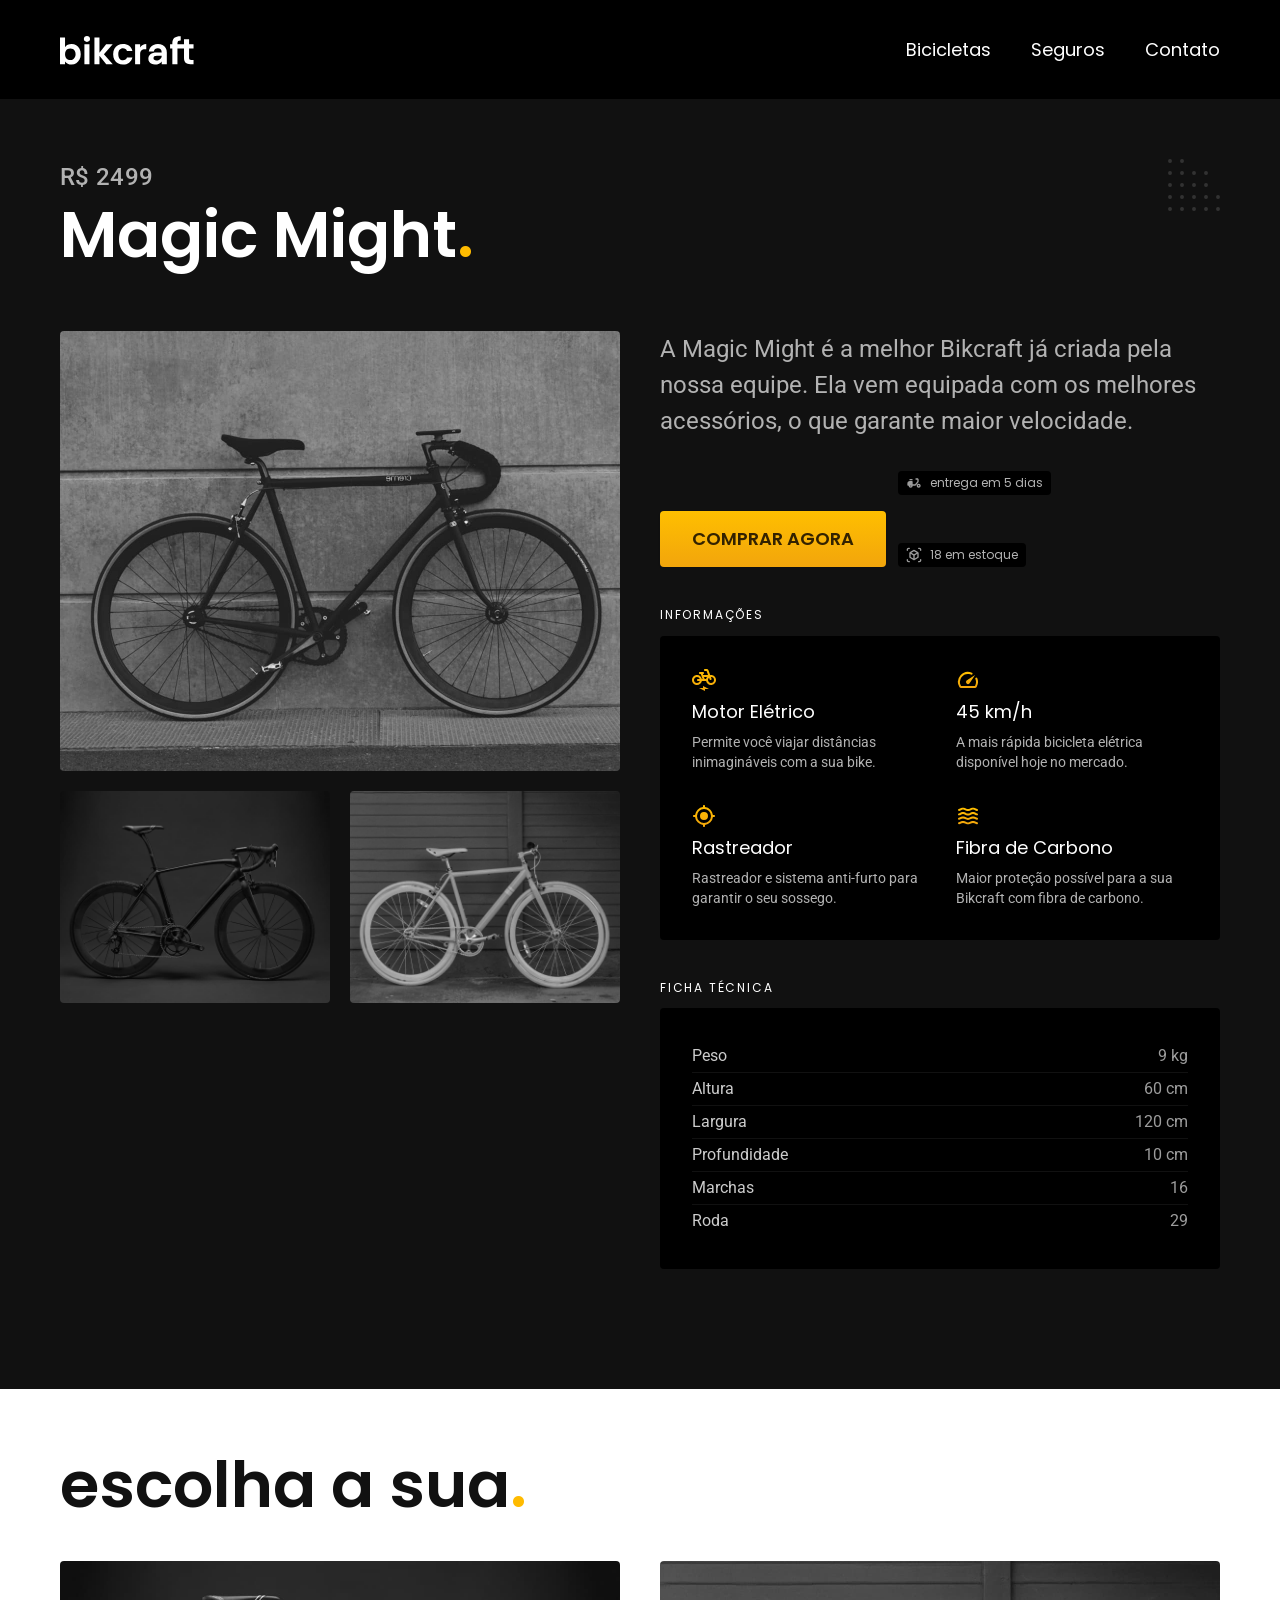
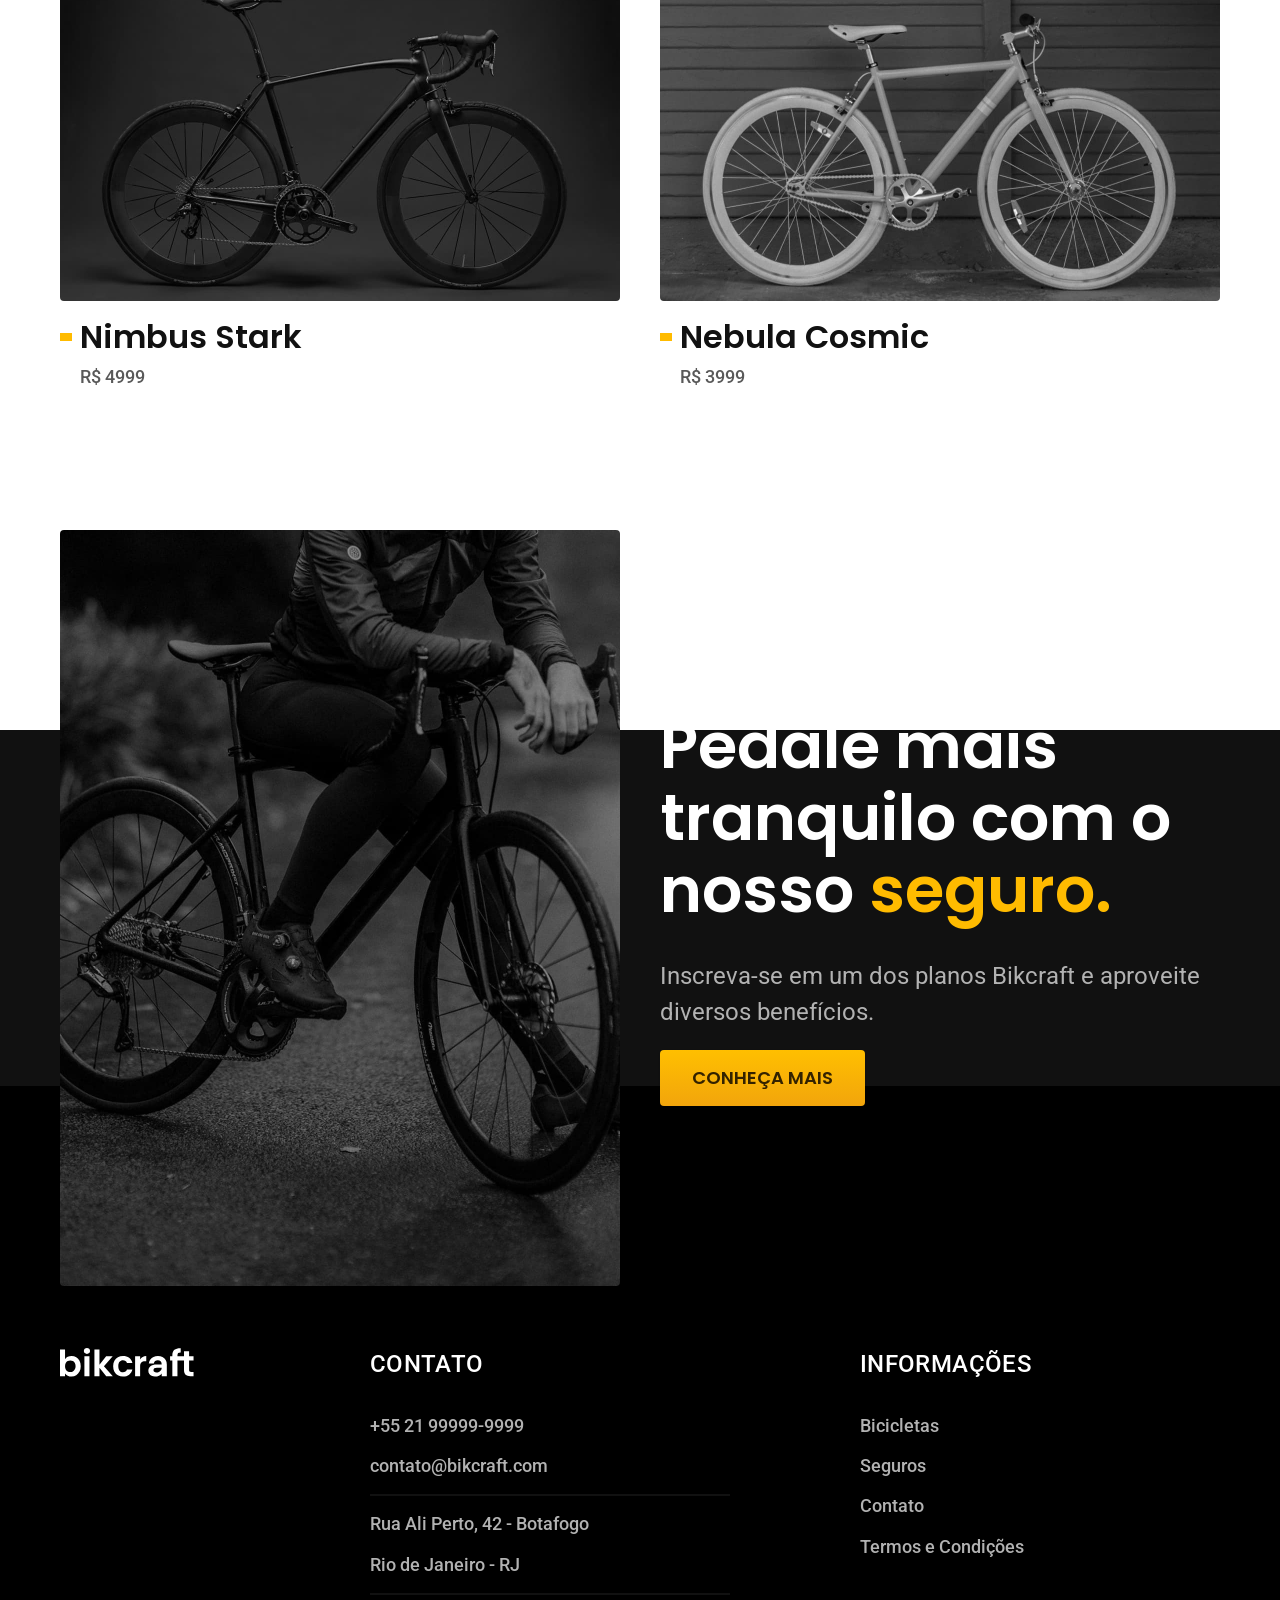
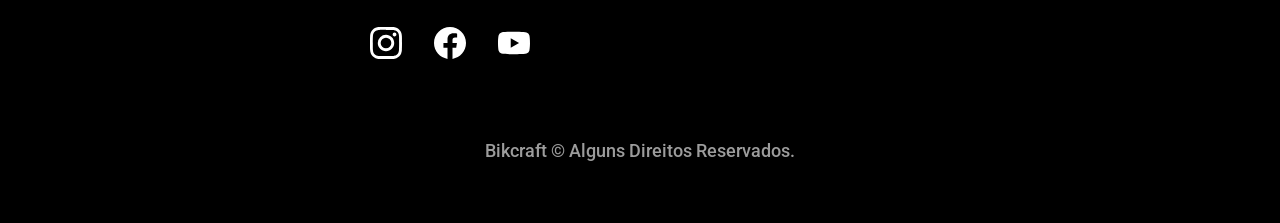
<file: bikes/magic.html>
<!DOCTYPE html>
<html lang="UTF-8">

<head>
  <meta charset="UTF-8">
  <meta name="viewport" content="width=device-width, initial-scale=1.0">
  <title>Magic | Bikcraft</title>
  <link rel="preload" href="../css/style.css" as="style">
  <link rel="stylesheet" href="../css/style.css">
  <link rel="preconnect" href="https://fonts.googleapis.com">
  <link rel="preconnect" href="https://fonts.gstatic.com" crossorigin>
  <link href="https://fonts.googleapis.com/css2?family=Merriweather:ital,opsz,wght@1,18..144,900&family=Poppins&family=Roboto&display=swap" rel="stylesheet">
</head>

<body id="bike">
  <header class="header-bg">
    <div class="header">
      <a href="../index.html">
        <img src="../img/bikcraft.svg" alt="Bikcraft">
      </a>
      <nav aria-label="primary">
        <ul class="header-menu">
          <li><a href="../bicicletas.html">Bicicletas</a></li>
          <li><a href="../seguros.html">Seguros</a></li>
          <li><a href="../contato.html">Contato</a></li>
        </ul>
      </nav>
    </div>
  </header>
  <main class="title-bg">
    <div>
      <div class="title container">
        <p class="font-2-l-b color-5">R$ 2499</p>
        <h1 class="font-1-xxl color-0">Magic Might<span class="color-p1">.</span></h1>
      </div>
    </div>
    <div class="bike container">
      <div class="bike-images">
        <img src="../img/bicicleta/nimbus2.jpg" alt="">
        <img src="../img/bicicleta/nimbus1.jpg" alt="">
        <img src="../img/bicicleta/nimbus3.jpg" alt="">
      </div>
      <div class="bike-content">
        <p class="font-2-l color-5">
          A Magic Might é a melhor Bikcraft já criada pela nossa equipe. Ela vem equipada com os melhores acessórios, o que garante maior velocidade.
        </p>
        <div class="bike-buy">
          <a class="button" href="../orcamento.html">Comprar Agora</a>
          <span class="font-1-xs color-5"><img src="../img/icones/entrega.svg" alt="">entrega em 5 dias</span>
          <span class="font-1-xs color-5"><img src="../img/icones/estoque.svg" alt="">18 em estoque</span>
        </div>

        <h2 class="font-1-xs color-0">Informações</h2>
        <ul class="bike-info">
          <li>
            <img src="../img/icones/eletrica.svg" alt="">
            <h3 class="font-1-m color-0">Motor Elétrico</h3>
            <p class="font-2-xs color-5">Permite você viajar distâncias inimagináveis com a sua bike.</p>
          </li>
          <li>
            <img src="../img/icones/velocidade.svg" alt="">
            <h3 class="font-1-m color-0">45 km/h</h3>
            <p class="font-2-xs color-5">A mais rápida bicicleta elétrica disponível hoje no mercado.</p>
          </li>
          <li>
            <img src="../img/icones/rastreador.svg" alt="">
            <h3 class="font-1-m color-0">Rastreador</h3>
            <p class="font-2-xs color-5">Rastreador e sistema anti-furto para garantir o seu sossego.</p>
          </li>
          <li>
            <img src="../img/icones/carbono.svg" alt="">
            <h3 class="font-1-m color-0">Fibra de Carbono</h3>
            <p class="font-2-xs color-5">Maior proteção possível para a sua Bikcraft com fibra de carbono.</p>
          </li>
        </ul>
        <h2 class="font-1-xs color-0">Ficha técnica</h2>
        <ul class="bike-ficha font-2-s color-4">
          <li>Peso <span>9 kg</span></li>
          <li>Altura <span>60 cm</span></li>
          <li>Largura <span>120 cm</span></li>
          <li>Profundidade <span>10 cm</span></li>
          <li>Marchas <span>16</span></li>
          <li>Roda <span>29</span></li>
        </ul>
      </div>
    </div>
  </main>
  <article class="bikes-list container">
    <h2 class="font-1-xxl">escolha a sua<span class="color-p1">.</span></h2>

    <ul>
      <li>
        <a href="./nimbus.html">
          <img src="../img/bicicletas/nimbus.jpg" alt="Bicicleta Nimbus Stark">
          <h3 class="font-1-xl">Nimbus Stark</h3>
          <span class="font-2-m color-8">R$ 4999</span>
        </a>
      </li>
      <li>
        <a href="./nebula.html">
          <img src="../img/bicicletas/nebula.jpg" alt="Bicicleta Nebula">
          <h3 class="font-1-xl">Nebula Cosmic</h3>
          <span class="font-2-m color-8">R$ 3999</span>
        </a>
      </li>
    </ul>
  </article>

  <article class="insurance-bg">
    <div class="insurance container">
      <div class="insurance-image">
        <img src="../img/fotos/seguros.jpg" alt="Pessoa para em cima de uma bicicleta">
      </div>
      <div class="insurance-content">
        <h2 class="font-1-xxl color-0">Pedale mais tranquilo com o nosso <span class="color-p1">seguro.</span></h2>
        <p class="font-2-l color-5">Inscreva-se em um dos planos Bikcraft e aproveite diversos benefícios.</p>
        <a class="button" href="../seguros.html">Conheça Mais</a>
      </div>
    </div>
  </article>

  <footer class="footer-bg ">
    <div class="footer container">
      <img src="../img/bikcraft.svg" alt="">
      <div class="footer-contact">
        <h3 class="font-2-l-b color-0">Contato</h3>
        <ul class="font-2-m color-5">
          <li><a href="tel:+5521999999999">+55 21 99999-9999</a></li>
          <li><a href="mailto:contato@bikcraft.com">contato@bikcraft.com</a></li>
          <li><a href="">Rua Ali Perto, 42 - Botafogo</a></li>
          <li><a href="">Rio de Janeiro - RJ</a></li>
        </ul>
        <div class="footer-networks">
          <a href="../"><img src="../img/redes/instagram.svg" alt=""></a>
          <a href="../"><img src="../img/redes/facebook.svg" alt=""></a>
          <a href="../"><img src="../img/redes/youtube.svg" alt=""></a>
        </div>
      </div>
      <div class="footer-info">
        <h3 class="font-2-l-b color-0">Informações</h3>
        <nav>
          <ul class="font-2-m color-5">
            <li><a href="../bicicletas.html">Bicicletas</a></li>
            <li><a href="../seguros.html">Seguros</a></li>
            <li><a href="../contato.html">Contato</a></li>
            <li><a href="../termos.html">Termos e Condições</a></li>
          </ul>
        </nav>
      </div>
      <p class="footer-copy font-2-m color-6">Bikcraft © Alguns Direitos Reservados.</p>
    </div>
  </footer>
</body>

</html>
</file>
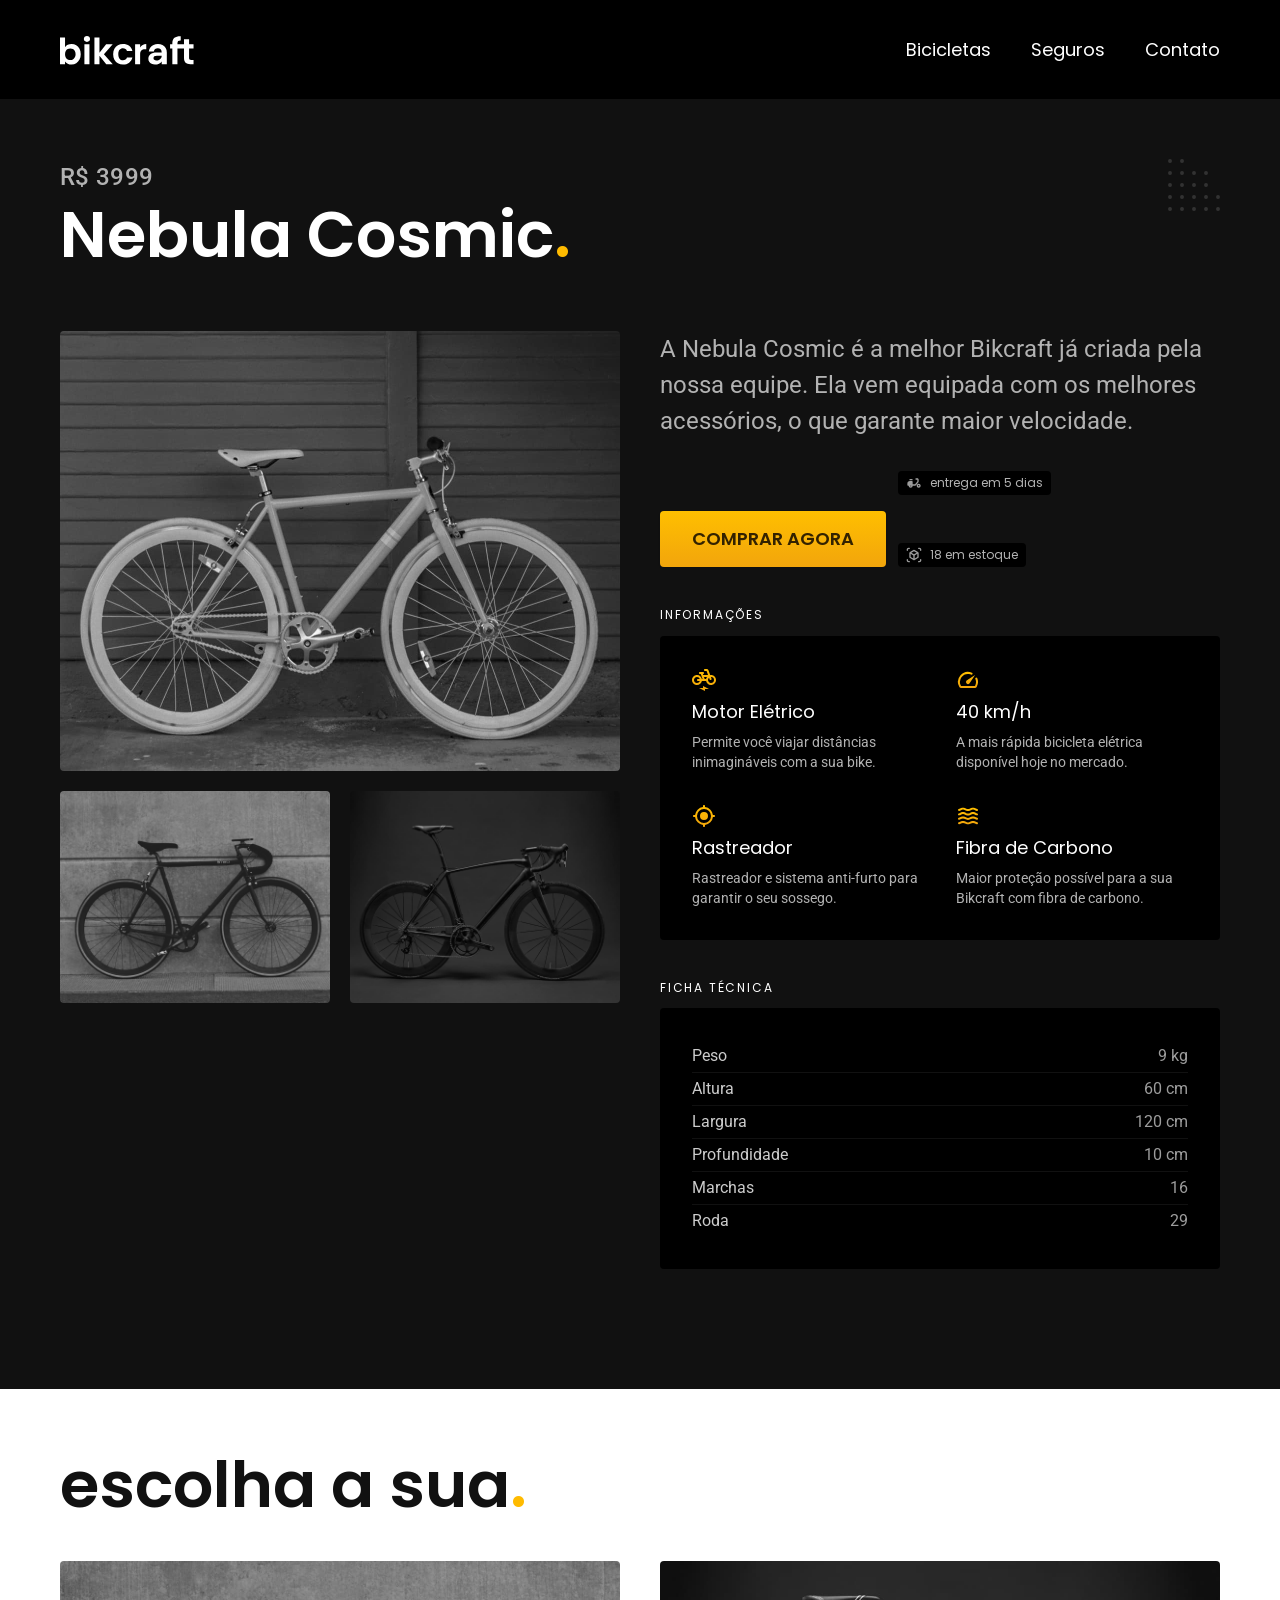
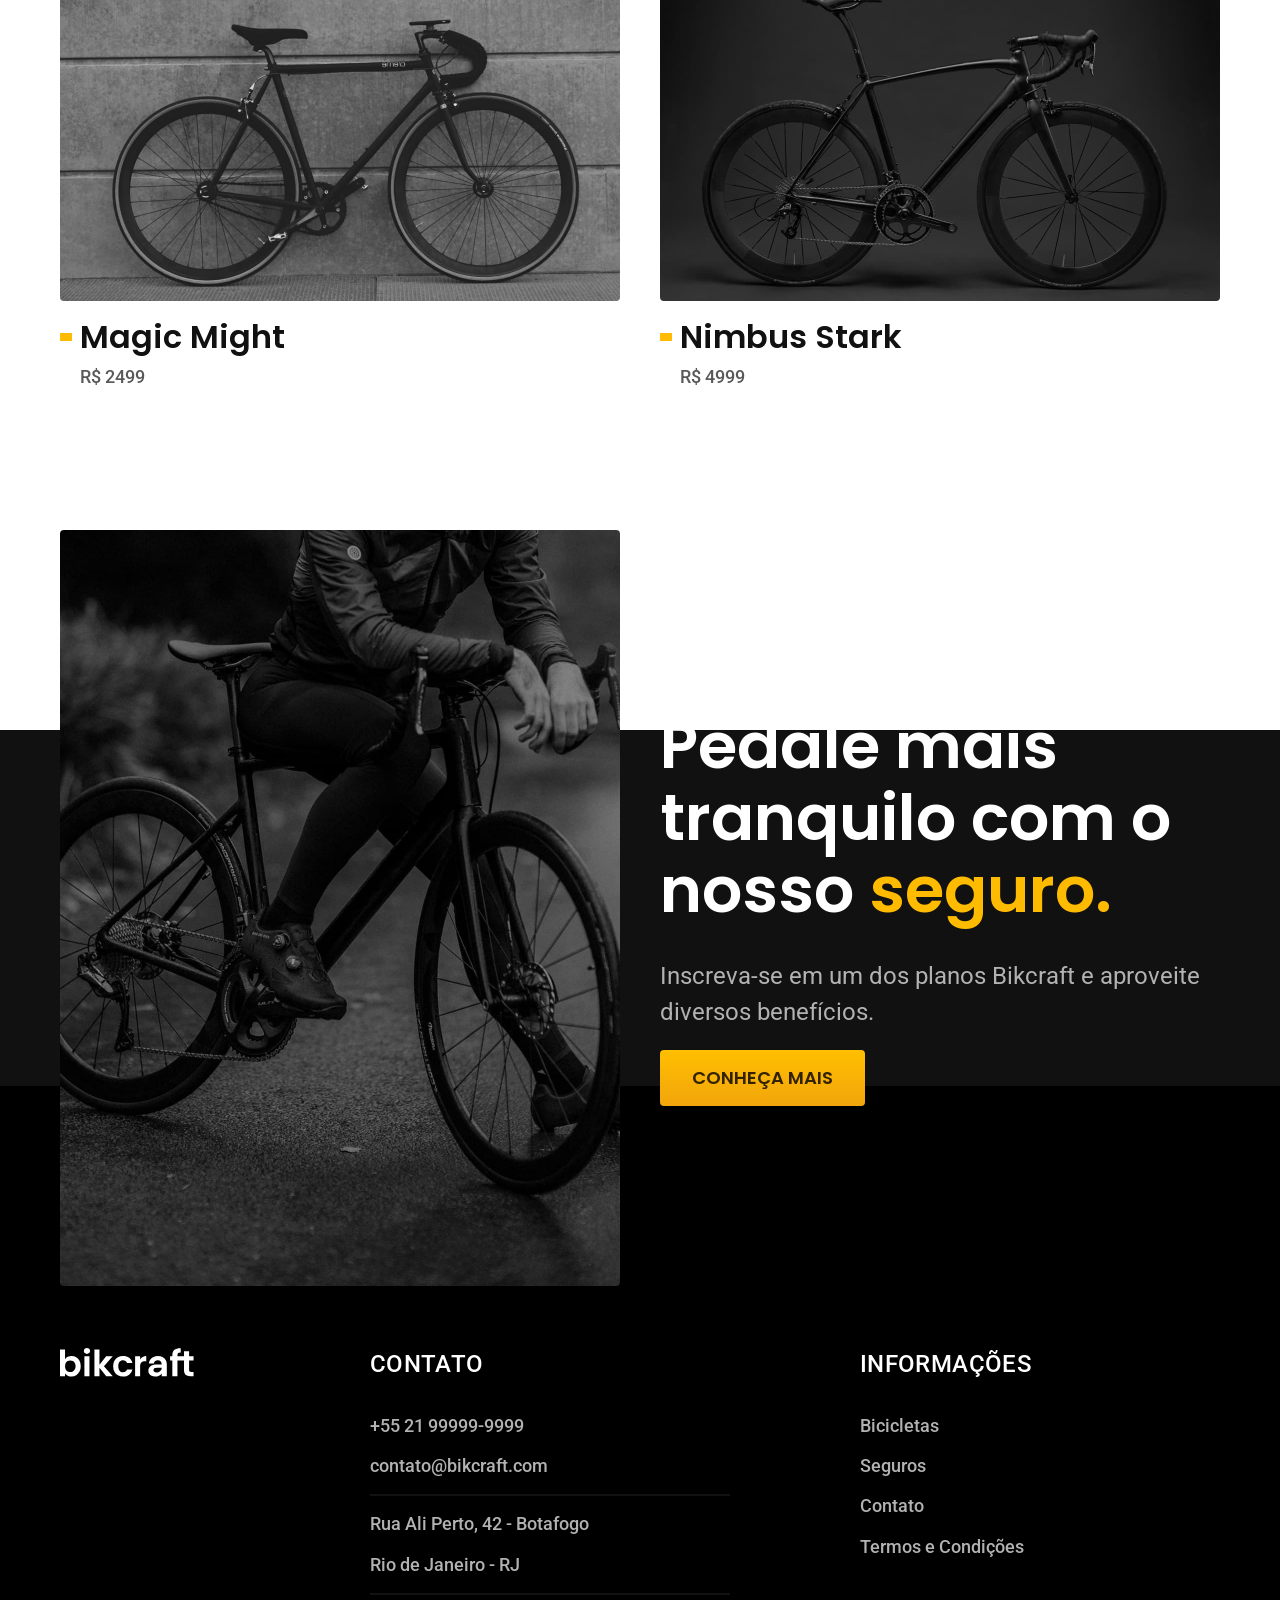
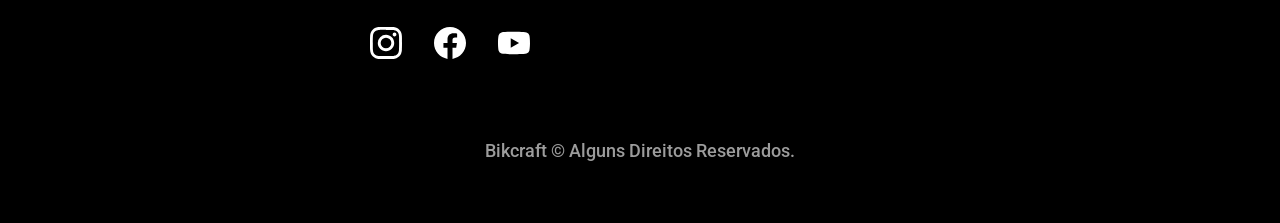
<file: bikes/nebula.html>
<!DOCTYPE html>
<html lang="UTF-8">

<head>
  <meta charset="UTF-8">
  <meta name="viewport" content="width=device-width, initial-scale=1.0">
  <title>Nebula | Bikcraft</title>
  <link rel="preload" href="../css/style.css" as="style">
  <link rel="stylesheet" href="../css/style.css">
  <link rel="preconnect" href="https://fonts.googleapis.com">
  <link rel="preconnect" href="https://fonts.gstatic.com" crossorigin>
  <link href="https://fonts.googleapis.com/css2?family=Merriweather:ital,opsz,wght@1,18..144,900&family=Poppins&family=Roboto&display=swap" rel="stylesheet">
</head>

<body id="bike">
  <header class="header-bg">
    <div class="header">
      <a href="../index.html">
        <img src="../img/bikcraft.svg" alt="Bikcraft">
      </a>
      <nav aria-label="primary">
        <ul class="header-menu">
          <li><a href="../bicicletas.html">Bicicletas</a></li>
          <li><a href="../seguros.html">Seguros</a></li>
          <li><a href="../contato.html">Contato</a></li>
        </ul>
      </nav>
    </div>
  </header>
  <main class="title-bg">
    <div>
      <div class="title container">
        <p class="font-2-l-b color-5">R$ 3999</p>
        <h1 class="font-1-xxl color-0">Nebula Cosmic<span class="color-p1">.</span></h1>
      </div>
    </div>
    <div class="bike container">
      <div class="bike-images">
        <img src="../img/bicicleta/nimbus3.jpg" alt="">
        <img src="../img/bicicleta/nimbus2.jpg" alt="">
        <img src="../img/bicicleta/nimbus1.jpg" alt="">
      </div>
      <div class="bike-content">
        <p class="font-2-l color-5">
          A Nebula Cosmic é a melhor Bikcraft já criada pela nossa equipe. Ela vem equipada com os melhores acessórios, o que garante maior velocidade.
        </p>
        <div class="bike-buy">
          <a class="button" href="../orcamento.html">Comprar Agora</a>
          <span class="font-1-xs color-5"><img src="../img/icones/entrega.svg" alt="">entrega em 5 dias</span>
          <span class="font-1-xs color-5"><img src="../img/icones/estoque.svg" alt="">18 em estoque</span>
        </div>

        <h2 class="font-1-xs color-0">Informações</h2>
        <ul class="bike-info">
          <li>
            <img src="../img/icones/eletrica.svg" alt="">
            <h3 class="font-1-m color-0">Motor Elétrico</h3>
            <p class="font-2-xs color-5">Permite você viajar distâncias inimagináveis com a sua bike.</p>
          </li>
          <li>
            <img src="../img/icones/velocidade.svg" alt="">
            <h3 class="font-1-m color-0">40 km/h</h3>
            <p class="font-2-xs color-5">A mais rápida bicicleta elétrica disponível hoje no mercado.</p>
          </li>
          <li>
            <img src="../img/icones/rastreador.svg" alt="">
            <h3 class="font-1-m color-0">Rastreador</h3>
            <p class="font-2-xs color-5">Rastreador e sistema anti-furto para garantir o seu sossego.</p>
          </li>
          <li>
            <img src="../img/icones/carbono.svg" alt="">
            <h3 class="font-1-m color-0">Fibra de Carbono</h3>
            <p class="font-2-xs color-5">Maior proteção possível para a sua Bikcraft com fibra de carbono.</p>
          </li>
        </ul>
        <h2 class="font-1-xs color-0">Ficha técnica</h2>
        <ul class="bike-ficha font-2-s color-4">
          <li>Peso <span>9 kg</span></li>
          <li>Altura <span>60 cm</span></li>
          <li>Largura <span>120 cm</span></li>
          <li>Profundidade <span>10 cm</span></li>
          <li>Marchas <span>16</span></li>
          <li>Roda <span>29</span></li>
        </ul>
      </div>
    </div>
  </main>
  <article class="bikes-list container">
    <h2 class="font-1-xxl">escolha a sua<span class="color-p1">.</span></h2>

    <ul>
      <li>
        <a href="./nimbus.html">
          <img src="../img/bicicletas/magic.jpg" alt="Bicicleta Magic Might">
          <h3 class="font-1-xl">Magic Might</h3>
          <span class="font-2-m color-8">R$ 2499</span>
        </a>
      </li>
      <li>
        <a href="./nimbus.html">
          <img src="../img/bicicletas/nimbus.jpg" alt="Bicicleta Nimbus Stark">
          <h3 class="font-1-xl">Nimbus Stark</h3>
          <span class="font-2-m color-8">R$ 4999</span>
        </a>
      </li>
    </ul>
  </article>

  <article class="insurance-bg">
    <div class="insurance container">
      <div class="insurance-image">
        <img src="../img/fotos/seguros.jpg" alt="Pessoa para em cima de uma bicicleta">
      </div>
      <div class="insurance-content">
        <h2 class="font-1-xxl color-0">Pedale mais tranquilo com o nosso <span class="color-p1">seguro.</span></h2>
        <p class="font-2-l color-5">Inscreva-se em um dos planos Bikcraft e aproveite diversos benefícios.</p>
        <a class="button" href="../seguros.html">Conheça Mais</a>
      </div>
    </div>
  </article>

  <footer class="footer-bg ">
    <div class="footer container">
      <img src="../img/bikcraft.svg" alt="">
      <div class="footer-contact">
        <h3 class="font-2-l-b color-0">Contato</h3>
        <ul class="font-2-m color-5">
          <li><a href="tel:+5521999999999">+55 21 99999-9999</a></li>
          <li><a href="mailto:contato@bikcraft.com">contato@bikcraft.com</a></li>
          <li><a href="">Rua Ali Perto, 42 - Botafogo</a></li>
          <li><a href="">Rio de Janeiro - RJ</a></li>
        </ul>
        <div class="footer-networks">
          <a href="../"><img src="../img/redes/instagram.svg" alt=""></a>
          <a href="../"><img src="../img/redes/facebook.svg" alt=""></a>
          <a href="../"><img src="../img/redes/youtube.svg" alt=""></a>
        </div>
      </div>
      <div class="footer-info">
        <h3 class="font-2-l-b color-0">Informações</h3>
        <nav>
          <ul class="font-2-m color-5">
            <li><a href="../bicicletas.html">Bicicletas</a></li>
            <li><a href="../seguros.html">Seguros</a></li>
            <li><a href="../contato.html">Contato</a></li>
            <li><a href="../termos.html">Termos e Condições</a></li>
          </ul>
        </nav>
      </div>
      <p class="footer-copy font-2-m color-6">Bikcraft © Alguns Direitos Reservados.</p>
    </div>
  </footer>
</body>

</html>
</file>
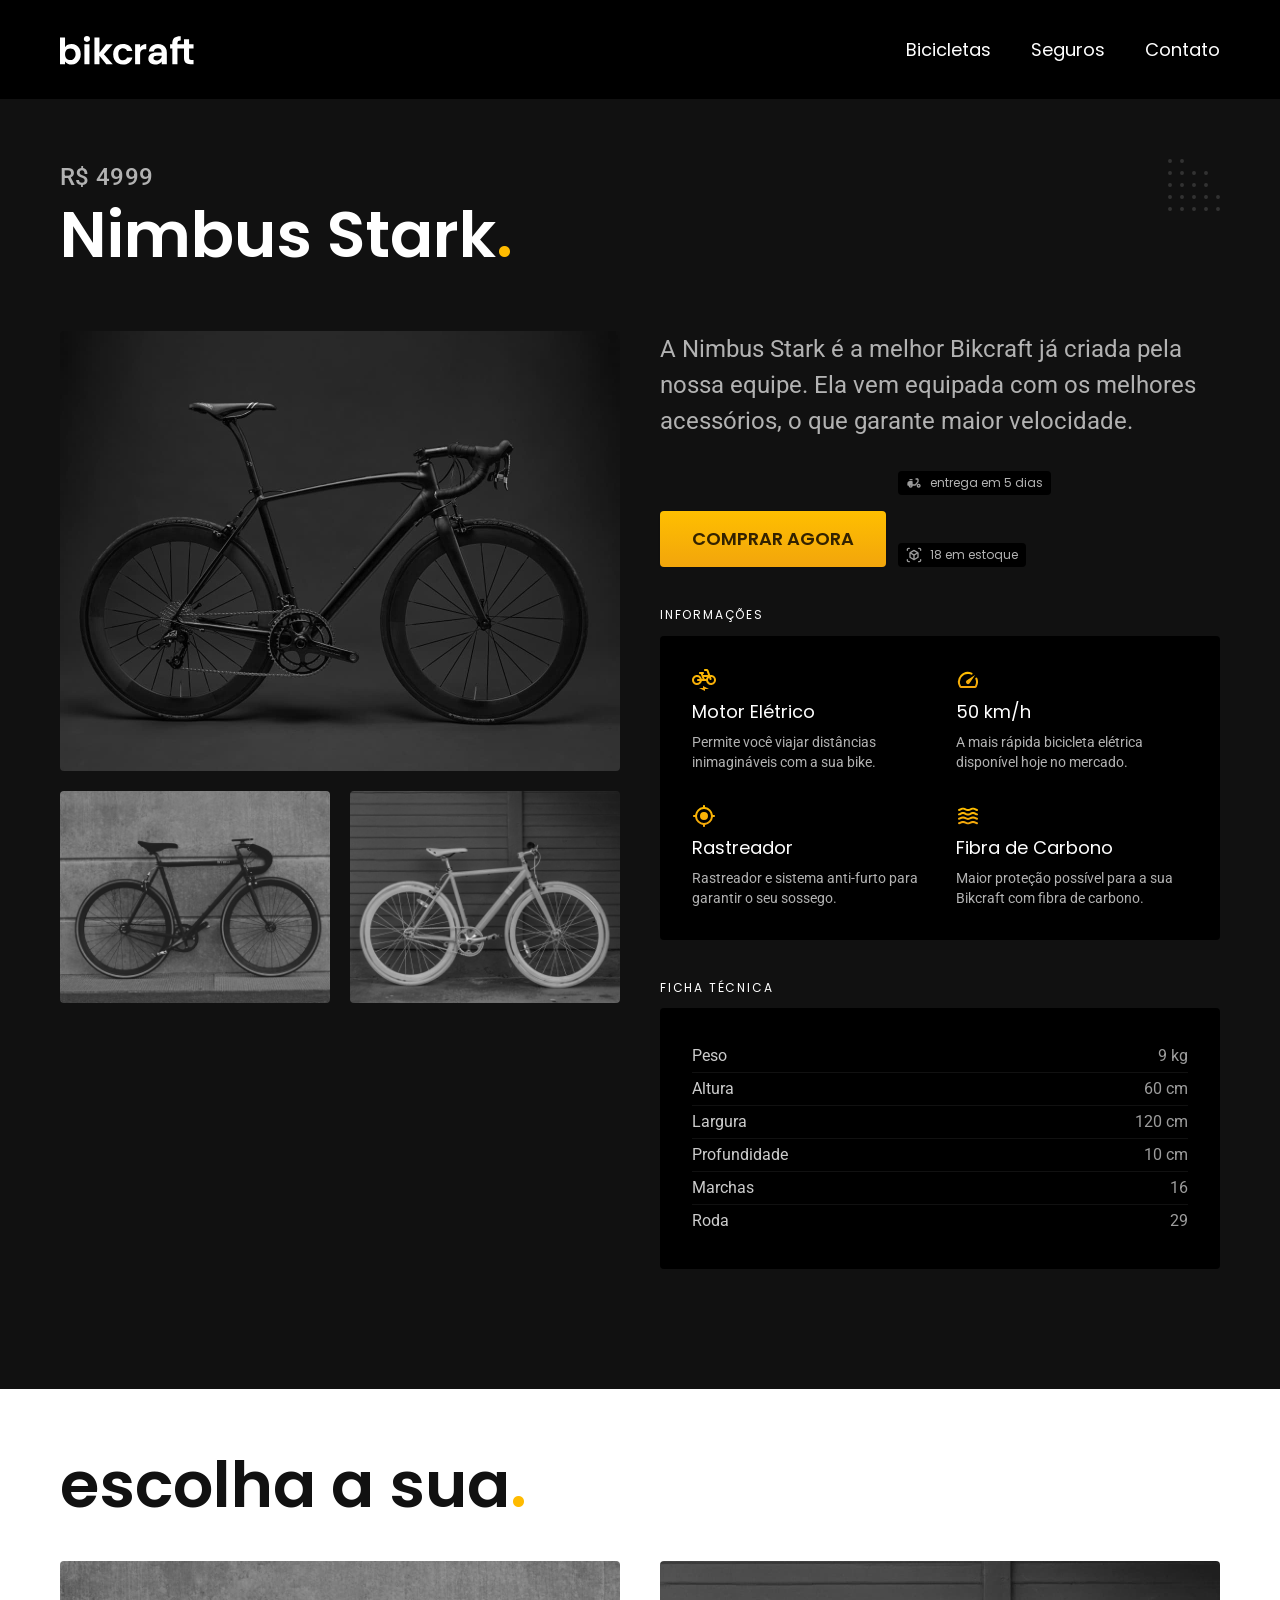
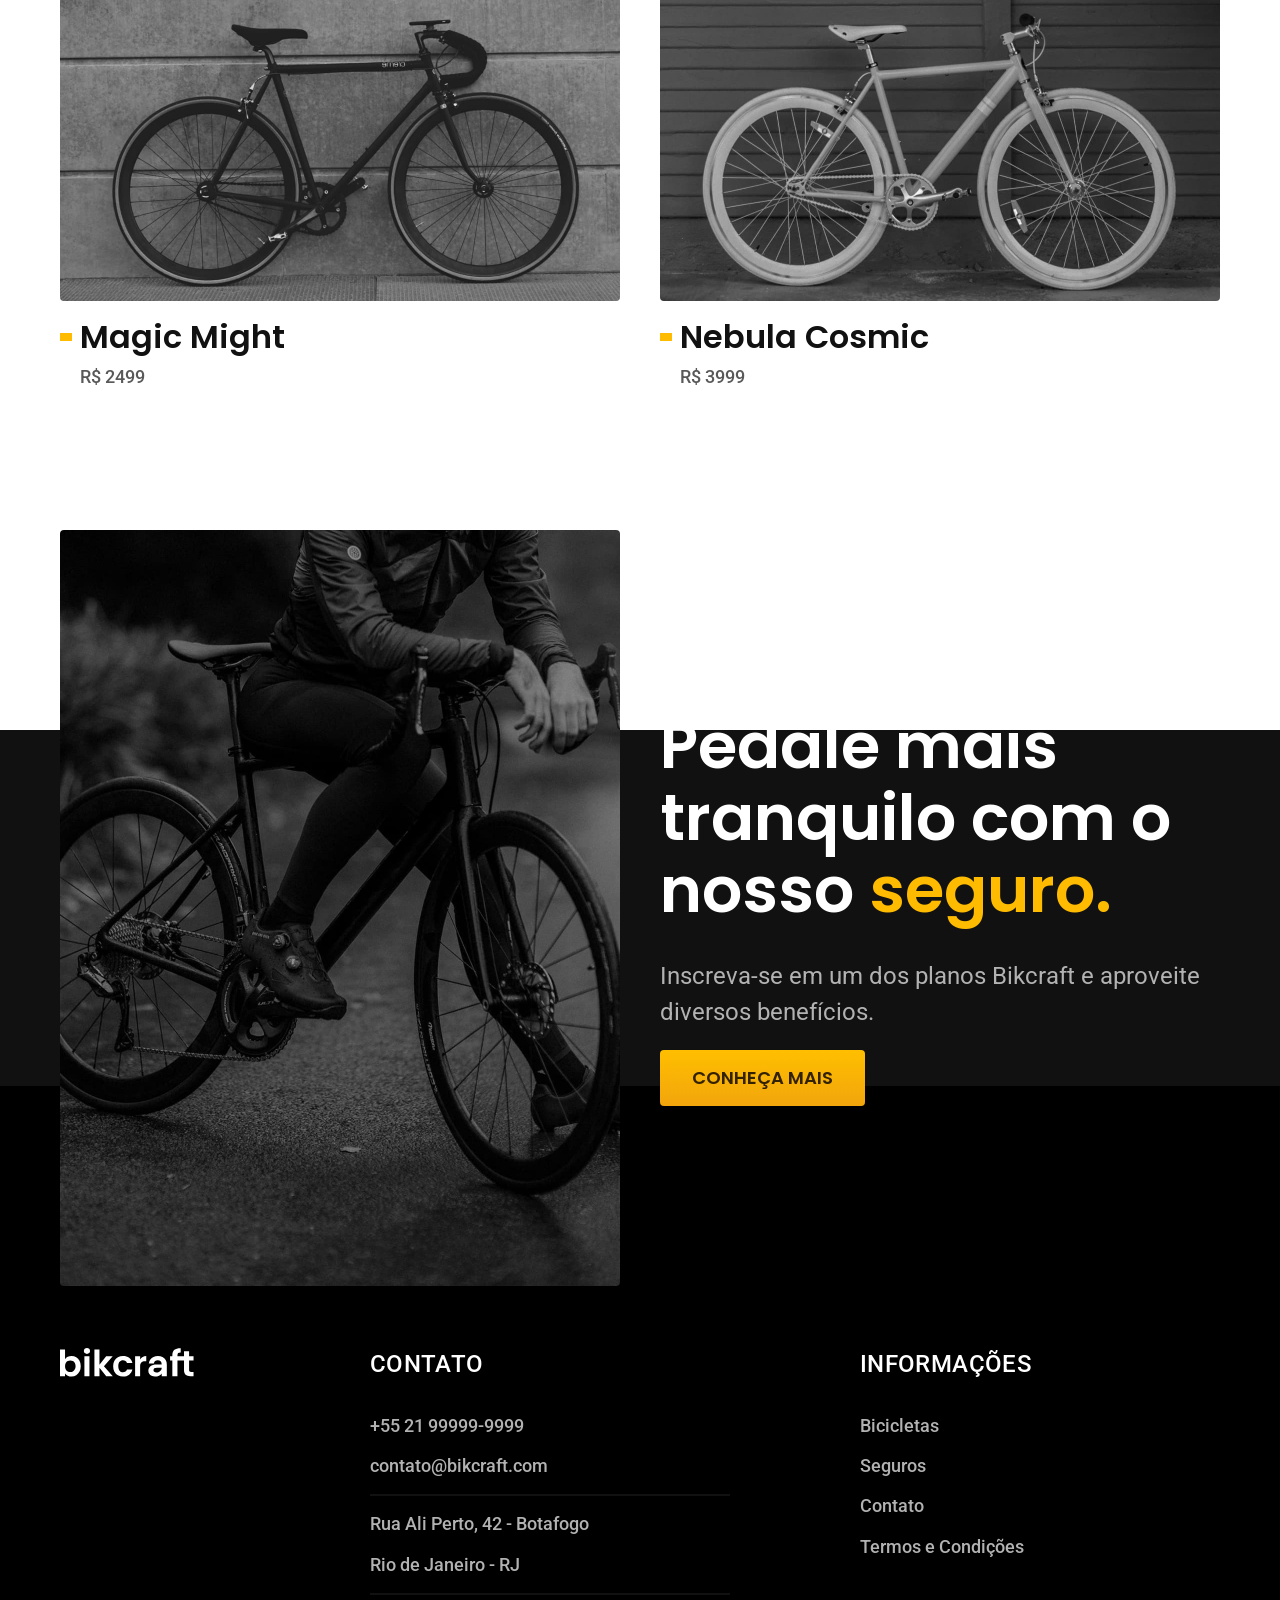
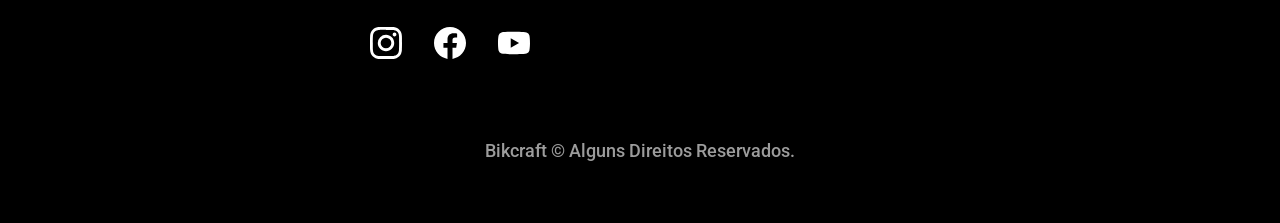
<file: bikes/nimbus.html>
<!DOCTYPE html>
<html lang="UTF-8">

<head>
  <meta charset="UTF-8">
  <meta name="viewport" content="width=device-width, initial-scale=1.0">
  <title>Nimbus | Bikcraft</title>
  <link rel="preload" href="../css/style.css" as="style">
  <link rel="stylesheet" href="../css/style.css">
  <link rel="preconnect" href="https://fonts.googleapis.com">
  <link rel="preconnect" href="https://fonts.gstatic.com" crossorigin>
  <link href="https://fonts.googleapis.com/css2?family=Merriweather:ital,opsz,wght@1,18..144,900&family=Poppins&family=Roboto&display=swap" rel="stylesheet">
</head>

<body id="bike">
  <header class="header-bg">
    <div class="header">
      <a href="../index.html">
        <img src="../img/bikcraft.svg" alt="Bikcraft">
      </a>
      <nav aria-label="primary">
        <ul class="header-menu">
          <li><a href="../bicicletas.html">Bicicletas</a></li>
          <li><a href="../seguros.html">Seguros</a></li>
          <li><a href="../contato.html">Contato</a></li>
        </ul>
      </nav>
    </div>
  </header>
  <main class="title-bg">
    <div>
      <div class="title container">
        <p class="font-2-l-b color-5">R$ 4999</p>
        <h1 class="font-1-xxl color-0">Nimbus Stark<span class="color-p1">.</span></h1>
      </div>
    </div>
    <div class="bike container">
      <div class="bike-images">
        <img src="../img/bicicleta/nimbus1.jpg" alt="">
        <img src="../img/bicicleta/nimbus2.jpg" alt="">
        <img src="../img/bicicleta/nimbus3.jpg" alt="">
      </div>
      <div class="bike-content">
        <p class="font-2-l color-5">
          A Nimbus Stark é a melhor Bikcraft já criada pela nossa equipe. Ela vem equipada com os melhores acessórios, o que garante maior velocidade.
        </p>
        <div class="bike-buy">
          <a class="button" href="../orcamento.html">Comprar Agora</a>
          <span class="font-1-xs color-5"><img src="../img/icones/entrega.svg" alt="">entrega em 5 dias</span>
          <span class="font-1-xs color-5"><img src="../img/icones/estoque.svg" alt="">18 em estoque</span>
        </div>

        <h2 class="font-1-xs color-0">Informações</h2>
        <ul class="bike-info">
          <li>
            <img src="../img/icones/eletrica.svg" alt="">
            <h3 class="font-1-m color-0">Motor Elétrico</h3>
            <p class="font-2-xs color-5">Permite você viajar distâncias inimagináveis com a sua bike.</p>
          </li>
          <li>
            <img src="../img/icones/velocidade.svg" alt="">
            <h3 class="font-1-m color-0">50 km/h</h3>
            <p class="font-2-xs color-5">A mais rápida bicicleta elétrica disponível hoje no mercado.</p>
          </li>
          <li>
            <img src="../img/icones/rastreador.svg" alt="">
            <h3 class="font-1-m color-0">Rastreador</h3>
            <p class="font-2-xs color-5">Rastreador e sistema anti-furto para garantir o seu sossego.</p>
          </li>
          <li>
            <img src="../img/icones/carbono.svg" alt="">
            <h3 class="font-1-m color-0">Fibra de Carbono</h3>
            <p class="font-2-xs color-5">Maior proteção possível para a sua Bikcraft com fibra de carbono.</p>
          </li>
        </ul>
        <h2 class="font-1-xs color-0">Ficha técnica</h2>
        <ul class="bike-ficha font-2-s color-4">
          <li>Peso <span>9 kg</span></li>
          <li>Altura <span>60 cm</span></li>
          <li>Largura <span>120 cm</span></li>
          <li>Profundidade <span>10 cm</span></li>
          <li>Marchas <span>16</span></li>
          <li>Roda <span>29</span></li>
        </ul>
      </div>
    </div>
  </main>
  <article class="bikes-list container">
    <h2 class="font-1-xxl">escolha a sua<span class="color-p1">.</span></h2>

    <ul>
      <li>
        <a href="./magic.html">
          <img src="../img/bicicletas/magic.jpg" alt="Bicicleta Magic Might">
          <h3 class="font-1-xl">Magic Might</h3>
          <span class="font-2-m color-8">R$ 2499</span>
        </a>
      </li>
      <li>
        <a href="./nebula.html">
          <img src="../img/bicicletas/nebula.jpg" alt="Bicicleta Nebula">
          <h3 class="font-1-xl">Nebula Cosmic</h3>
          <span class="font-2-m color-8">R$ 3999</span>
        </a>
      </li>
    </ul>
  </article>

  <article class="insurance-bg">
    <div class="insurance container">
      <div class="insurance-image">
        <img src="../img/fotos/seguros.jpg" alt="Pessoa para em cima de uma bicicleta">
      </div>
      <div class="insurance-content">
        <h2 class="font-1-xxl color-0">Pedale mais tranquilo com o nosso <span class="color-p1">seguro.</span></h2>
        <p class="font-2-l color-5">Inscreva-se em um dos planos Bikcraft e aproveite diversos benefícios.</p>
        <a class="button" href="../seguros.html">Conheça Mais</a>
      </div>
    </div>
  </article>

  <footer class="footer-bg ">
    <div class="footer container">
      <img src="../img/bikcraft.svg" alt="">
      <div class="footer-contact">
        <h3 class="font-2-l-b color-0">Contato</h3>
        <ul class="font-2-m color-5">
          <li><a href="tel:+5521999999999">+55 21 99999-9999</a></li>
          <li><a href="mailto:contato@bikcraft.com">contato@bikcraft.com</a></li>
          <li><a href="">Rua Ali Perto, 42 - Botafogo</a></li>
          <li><a href="">Rio de Janeiro - RJ</a></li>
        </ul>
        <div class="footer-networks">
          <a href="../"><img src="../img/redes/instagram.svg" alt=""></a>
          <a href="../"><img src="../img/redes/facebook.svg" alt=""></a>
          <a href="../"><img src="../img/redes/youtube.svg" alt=""></a>
        </div>
      </div>
      <div class="footer-info">
        <h3 class="font-2-l-b color-0">Informações</h3>
        <nav>
          <ul class="font-2-m color-5">
            <li><a href="../bicicletas.html">Bicicletas</a></li>
            <li><a href="../seguros.html">Seguros</a></li>
            <li><a href="../contato.html">Contato</a></li>
            <li><a href="../termos.html">Termos e Condições</a></li>
          </ul>
        </nav>
      </div>
      <p class="footer-copy font-2-m color-6">Bikcraft © Alguns Direitos Reservados.</p>
    </div>
  </footer>
</body>

</html>
</file>
<file: css/style.css>
@import "./utilities/typography.css";
@import "./utilities/colors.css";

@import "./global/global.css";
@import "./global/header.css";
@import "./global/footer.css";

/* Utilities */
@import "./utilities/components.css";
@import "./utilities/form.css";

/* Home */
@import "./home/introduction.css";
@import "./home/technology.css";
@import "./home/partners.css";
@import "./home/testimony.css";

/* Insurance */
@import "./insurances/insurances.css";
@import "./insurances/advantagens.css";
@import "./insurances/questions.css";

/* Terms */
@import "./terms/terms.css";

/* Budget */
@import "./budget/budget.css";

/* Contact */
@import "./contact/contact.css";
@import "./contact/stores.css";

/* Bikes-list */
@import "./bikes/bikes-list.css";

/* Bikes */
@import "./bikes/bikes.css";

/* Bike */
@import "./bike/bike.css";
@import "./bike/insurance.css";
</file>
